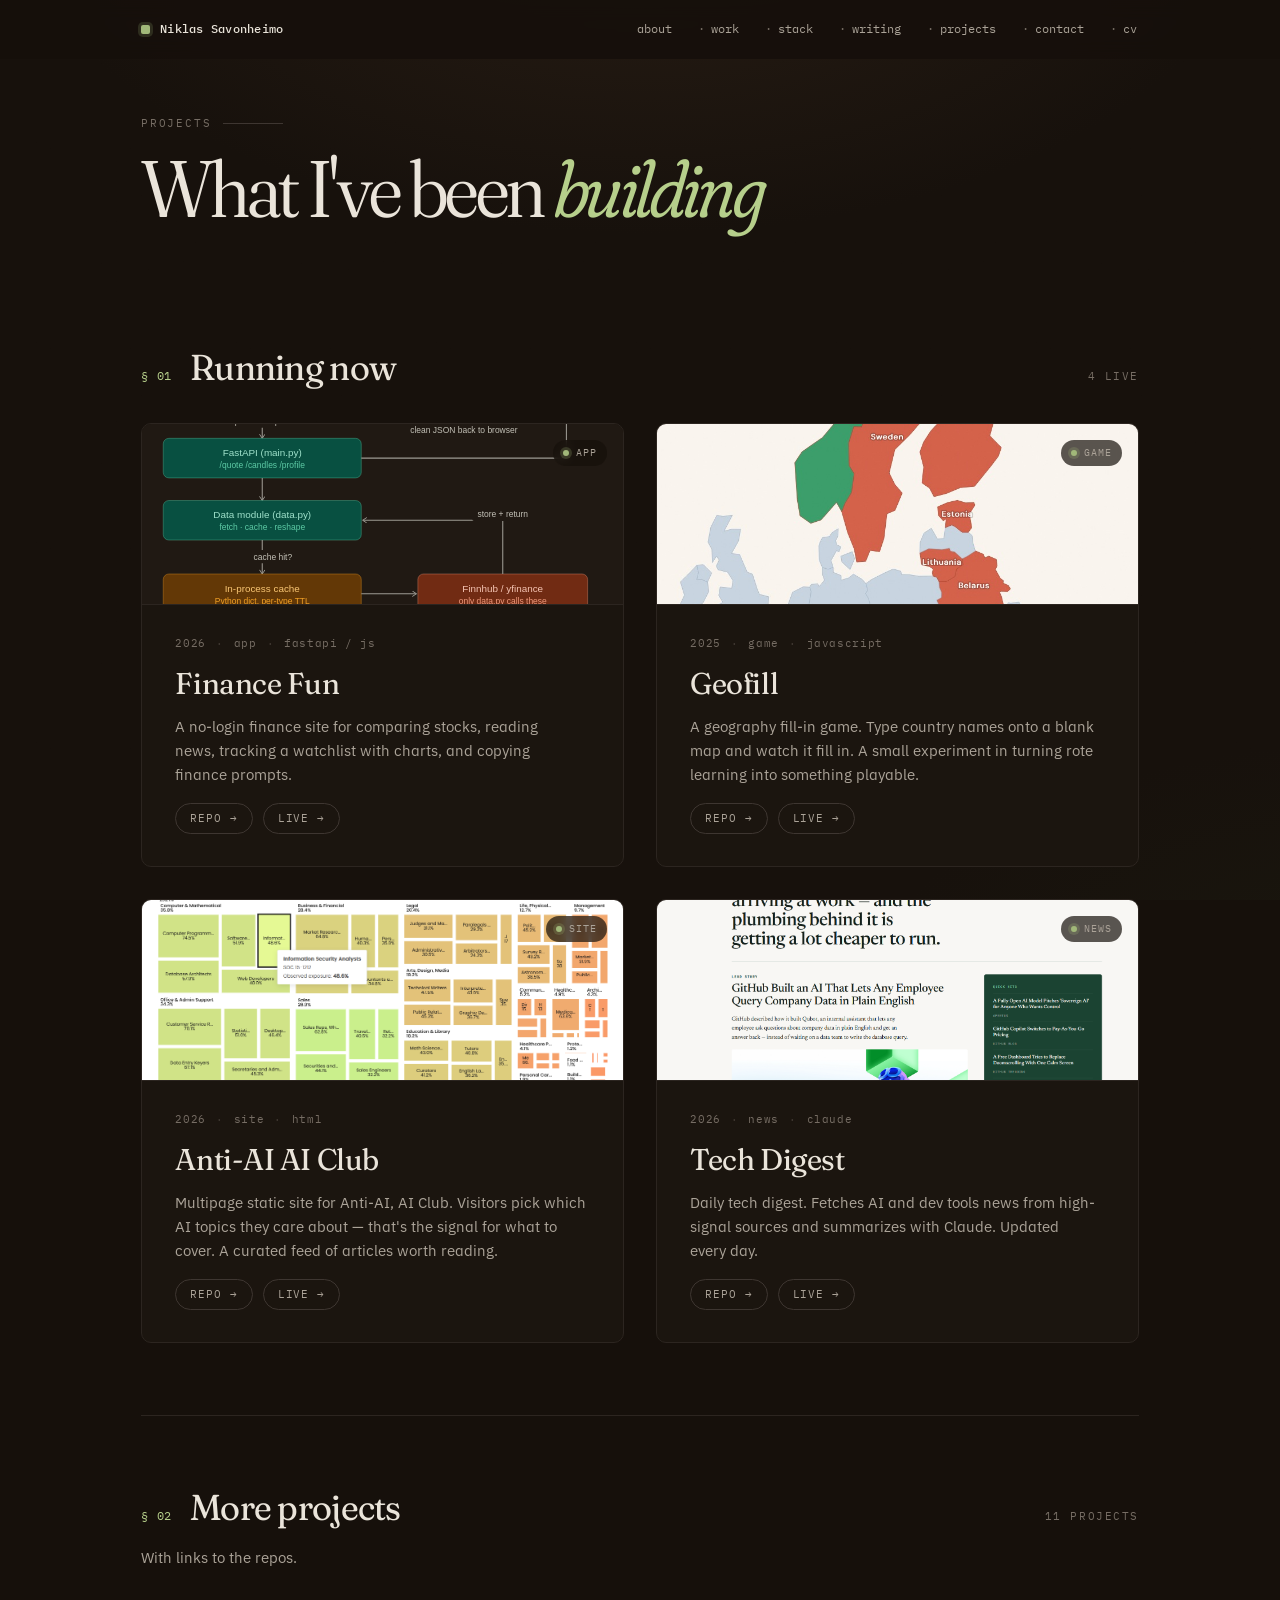
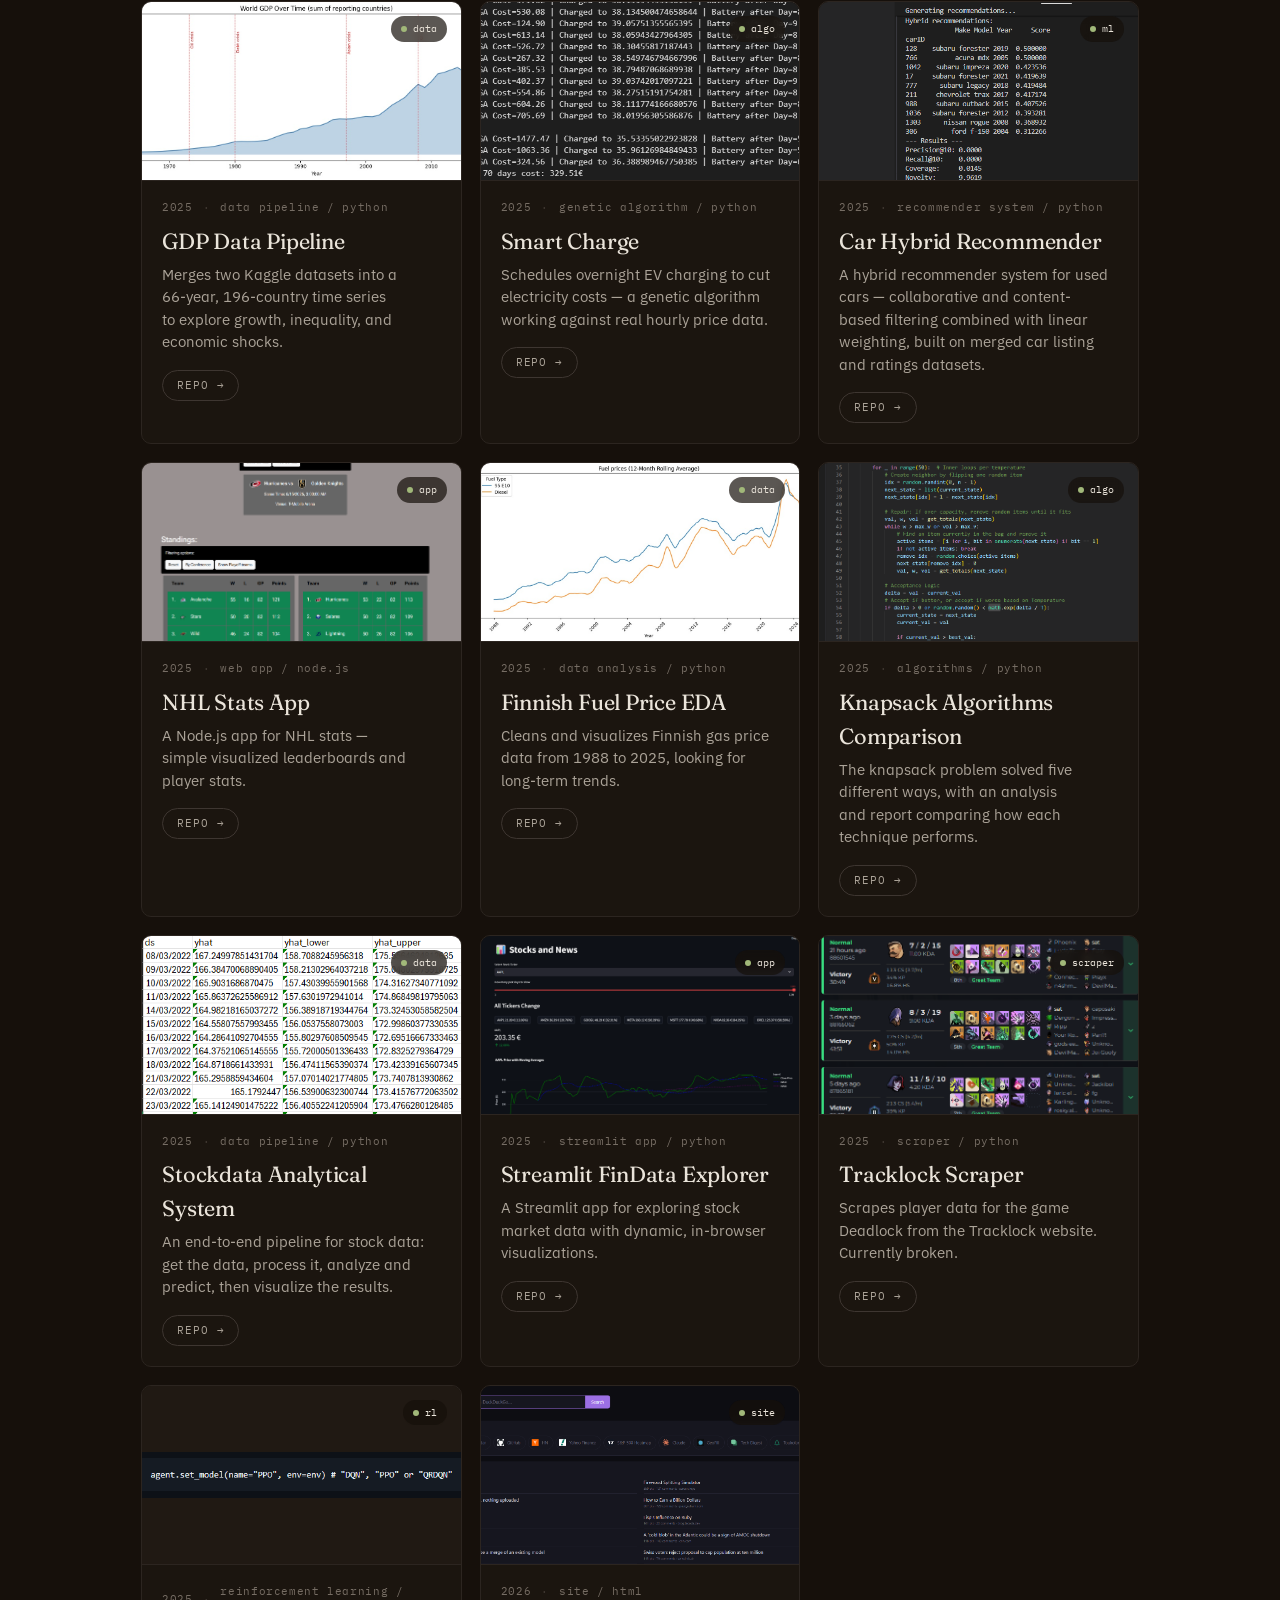
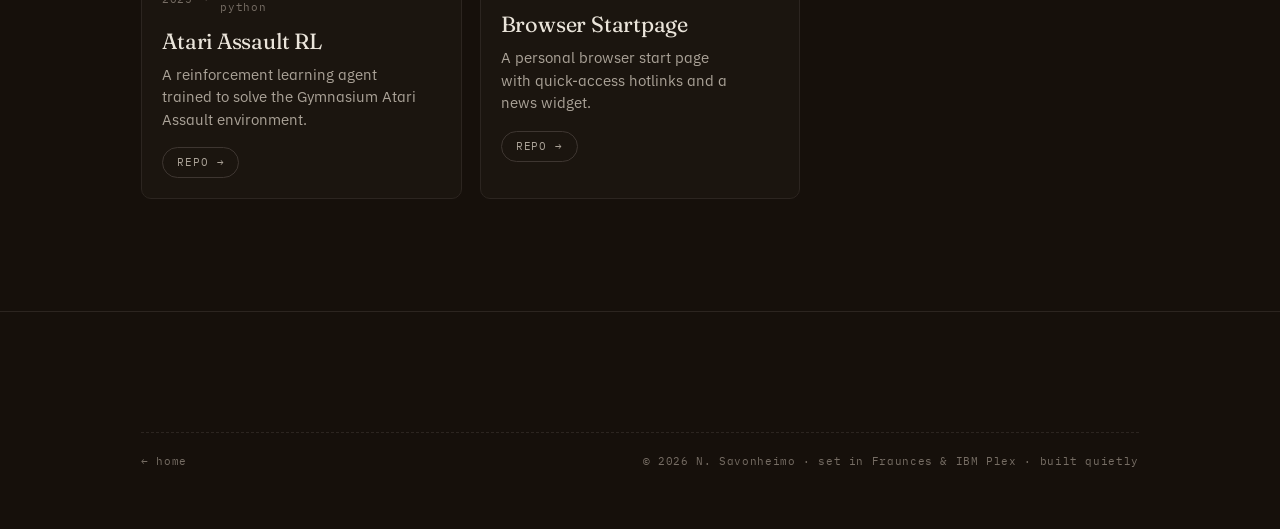
<file: projects/index.html>
<!DOCTYPE html>
<html lang="en">
<head>
  <meta charset="UTF-8">
  <meta name="viewport" content="width=device-width, initial-scale=1.0">

  <title>Projects — Niklas Savonheimo</title>
  <meta name="description" content="All projects — live demos you can open and try, plus the rest of the code.">

  <!-- Open Graph -->
  <meta property="og:type" content="website">
  <meta property="og:url" content="https://portfolio-site-5bt.pages.dev/projects/">
  <meta property="og:title" content="Projects — Niklas Savonheimo">
  <meta property="og:description" content="All projects — live demos you can open and try, plus the rest of the code.">

  <!-- Twitter card -->
  <meta name="twitter:card" content="summary_large_image">
  <meta name="twitter:title" content="Projects — Niklas Savonheimo">
  <meta name="twitter:description" content="All projects — live demos you can open and try, plus the rest of the code.">

  <!-- Fonts: Fraunces (variable, all axes) + IBM Plex Sans + IBM Plex Mono -->
  <link rel="preconnect" href="https://fonts.googleapis.com">
  <link rel="preconnect" href="https://fonts.gstatic.com" crossorigin>
  <link href="https://fonts.googleapis.com/css2?family=Fraunces:ital,opsz,wght,SOFT,WONK@0,9..144,300..900,0..100,0..1;1,9..144,300..900,0..100,0..1&family=IBM+Plex+Mono:wght@300;400;500&family=IBM+Plex+Sans:wght@300;400;500;600&display=swap" rel="stylesheet">

  <!-- Favicon -->
  <link rel="icon" type="image/svg+xml" href="../favicon.svg">

  <link rel="stylesheet" href="../style.css">
</head>
<body>

  <nav class="nav" aria-label="Primary">
    <a class="nav-id" href="../">
      <span class="dot" aria-hidden="true"></span>
      <span><b>Niklas Savonheimo</b></span>
    </a>
    <button class="nav-toggle" id="nav-toggle" aria-expanded="false" aria-controls="nav-links" aria-label="Menu">
      <span class="nav-toggle-icon" aria-hidden="true"></span>
    </button>
    <div class="nav-links" id="nav-links">
      <a href="../#about">about</a>
      <a href="../#work">work</a>
      <a href="../#stack">stack</a>
      <a href="../#writing">writing</a>
      <a href="./">projects</a>
      <a href="../#contact">contact</a>
      <a href="../cv.docx" download>cv</a>
    </div>
  </nav>

  <div class="shell">

    <!-- Hero -->
    <header class="hero hero-compact">
      <div>
        <div class="hero-eyebrow">Projects</div>
        <h1>What I've been <em>building</em></h1>
      </div>
    </header>

    <!-- § 01 Live -->
    <section class="section">
      <div class="sec-head">
        <div class="left">
          <span class="sec-num">§ 01</span>
          <h2 class="sec-title">Running now</h2>
        </div>
        <span class="sec-sub">4 live</span>
      </div>

      <div class="live-grid">

        <!-- Finance Fun -->
        <div class="live-card">
          <div class="live-thumb">
            <img src="../img/finance_fun_request_lifecycle.svg" alt="">
            <span class="live-thumb-marker">app</span>
          </div>
          <div class="live-body">
            <div class="live-meta">
              <span>2026</span><span class="sep">·</span><span>app</span><span class="sep">·</span><span>fastapi / js</span>
            </div>
            <h3>Finance Fun</h3>
            <p class="live-blurb">A no-login finance site for comparing stocks, reading news, tracking a watchlist with charts, and copying finance prompts.</p>
            <div class="card-links">
              <a href="https://github.com/Nickeniklas/finance-fun" target="_blank" rel="noopener noreferrer">repo →</a>
              <a href="https://finance-fun.onrender.com" target="_blank" rel="noopener noreferrer">live →</a>
            </div>
          </div>
        </div>

        <!-- Geofill -->
        <div class="live-card">
          <div class="live-thumb">
            <img src="../img/geofill-img.jpg" alt="" style="object-position:center top">
            <span class="live-thumb-marker">game</span>
          </div>
          <div class="live-body">
            <div class="live-meta">
              <span>2025</span><span class="sep">·</span><span>game</span><span class="sep">·</span><span>javascript</span>
            </div>
            <h3>Geofill</h3>
            <p class="live-blurb">A geography fill-in game. Type country names onto a blank map and watch it fill in. A small experiment in turning rote learning into something playable.</p>
            <div class="card-links">
              <a href="https://github.com/Nickeniklas/geofill" target="_blank" rel="noopener noreferrer">repo →</a>
              <a href="https://nickeniklas.github.io/geofill/" target="_blank" rel="noopener noreferrer">live →</a>
            </div>
          </div>
        </div>

        <!-- Anti-AI AI Club -->
        <div class="live-card">
          <div class="live-thumb">
            <img src="../img/AntiAI-AIClub-form.png" alt="">
            <span class="live-thumb-marker">site</span>
          </div>
          <div class="live-body">
            <div class="live-meta">
              <span>2026</span><span class="sep">·</span><span>site</span><span class="sep">·</span><span>html</span>
            </div>
            <h3>Anti-AI AI Club</h3>
            <p class="live-blurb">Multipage static site for Anti-AI, AI Club. Visitors pick which AI topics they care about — that's the signal for what to cover. A curated feed of articles worth reading.</p>
            <div class="card-links">
              <a href="https://github.com/Nickeniklas/Anti-AI-AI-Club" target="_blank" rel="noopener noreferrer">repo →</a>
              <a href="https://nickeniklas.github.io/Anti-AI-AI-Club/" target="_blank" rel="noopener noreferrer">live →</a>
            </div>
          </div>
        </div>

        <!-- Tech Digest -->
        <div class="live-card">
          <div class="live-thumb">
            <img src="../img/tech-digest-thumbnail.png" alt="">
            <span class="live-thumb-marker">news</span>
          </div>
          <div class="live-body">
            <div class="live-meta">
              <span>2026</span><span class="sep">·</span><span>news</span><span class="sep">·</span><span>claude</span>
            </div>
            <h3>Tech Digest</h3>
            <p class="live-blurb">Daily tech digest. Fetches AI and dev tools news from high-signal sources and summarizes with Claude. Updated every day.</p>
            <div class="card-links">
              <a href="https://github.com/Nickeniklas/tech-digest" target="_blank" rel="noopener noreferrer">repo →</a>
              <a href="https://nickeniklas.github.io/tech-digest/" target="_blank" rel="noopener noreferrer">live →</a>
            </div>
          </div>
        </div>

      </div>
    </section>

    <!-- § 02 More projects -->
    <section class="section">
      <div class="sec-head">
        <div class="left">
          <span class="sec-num">§ 02</span>
          <h2 class="sec-title">More projects</h2>
        </div>
        <span class="sec-sub">11 projects</span>
      </div>
      <p class="sec-lede">With links to the repos.</p>

      <div class="projects-grid more-projects-grid">

        <!-- GDP Data Pipeline -->
        <div class="card">
          <div class="card-thumb">
            <img class="card-thumb-img" src="../img/gdp-data-pipeline-img.jpg" alt="">
            <div class="card-thumb-marker">data</div>
          </div>
          <div class="card-body">
            <div class="card-meta">
              <span>2025</span><span class="sep">·</span><span>data pipeline / python</span>
            </div>
            <h3>GDP Data Pipeline</h3>
            <p class="card-blurb">Merges two Kaggle datasets into a 66-year, 196-country time series to explore growth, inequality, and economic shocks.</p>
            <div class="card-links">
              <a href="https://github.com/Nickeniklas/gdp-data-pipeline" target="_blank" rel="noopener noreferrer">repo →</a>
            </div>
          </div>
        </div>

        <!-- Smart Charge -->
        <div class="card">
          <div class="card-thumb">
            <img class="card-thumb-img" src="../img/smartcharge-output.png" alt="">
            <div class="card-thumb-marker">algo</div>
          </div>
          <div class="card-body">
            <div class="card-meta">
              <span>2025</span><span class="sep">·</span><span>genetic algorithm / python</span>
            </div>
            <h3>Smart Charge</h3>
            <p class="card-blurb">Schedules overnight EV charging to cut electricity costs — a genetic algorithm working against real hourly price data.</p>
            <div class="card-links">
              <a href="https://github.com/Nickeniklas/smart-charge-ga" target="_blank" rel="noopener noreferrer">repo →</a>
            </div>
          </div>
        </div>

        <!-- Car Hybrid Recommender -->
        <div class="card">
          <div class="card-thumb">
            <img class="card-thumb-img" src="../img/car-recommender-thumbnail.png" alt="">
            <div class="card-thumb-marker">ml</div>
          </div>
          <div class="card-body">
            <div class="card-meta">
              <span>2025</span><span class="sep">·</span><span>recommender system / python</span>
            </div>
            <h3>Car Hybrid Recommender</h3>
            <p class="card-blurb">A hybrid recommender system for used cars — collaborative and content-based filtering combined with linear weighting, built on merged car listing and ratings datasets.</p>
            <div class="card-links">
              <a href="https://github.com/Nickeniklas/car-hybrid-recommender" target="_blank" rel="noopener noreferrer">repo →</a>
            </div>
          </div>
        </div>

        <!-- NHL Stats App -->
        <div class="card">
          <div class="card-thumb">
            <img class="card-thumb-img" src="../img/nhl-stats-app-thumbnail.png" alt="">
            <div class="card-thumb-marker">app</div>
          </div>
          <div class="card-body">
            <div class="card-meta">
              <span>2025</span><span class="sep">·</span><span>web app / node.js</span>
            </div>
            <h3>NHL Stats App</h3>
            <p class="card-blurb">A Node.js app for NHL stats — simple visualized leaderboards and player stats.</p>
            <div class="card-links">
              <a href="https://github.com/Nickeniklas/nhl-stats-app" target="_blank" rel="noopener noreferrer">repo →</a>
            </div>
          </div>
        </div>

        <!-- Finnish Fuel Price EDA -->
        <div class="card">
          <div class="card-thumb">
            <img class="card-thumb-img" src="../img/finnish-fuel-price-EDA-thumbnail.jpg" alt="">
            <div class="card-thumb-marker">data</div>
          </div>
          <div class="card-body">
            <div class="card-meta">
              <span>2025</span><span class="sep">·</span><span>data analysis / python</span>
            </div>
            <h3>Finnish Fuel Price EDA</h3>
            <p class="card-blurb">Cleans and visualizes Finnish gas price data from 1988 to 2025, looking for long-term trends.</p>
            <div class="card-links">
              <a href="https://github.com/Nickeniklas/finnish-fuel-price-EDA" target="_blank" rel="noopener noreferrer">repo →</a>
            </div>
          </div>
        </div>

        <!-- Knapsack Algorithms Comparison -->
        <div class="card">
          <div class="card-thumb">
            <img class="card-thumb-img" src="../img/knapsack-algorithms-comparison-thumbnail.png" alt="">
            <div class="card-thumb-marker">algo</div>
          </div>
          <div class="card-body">
            <div class="card-meta">
              <span>2025</span><span class="sep">·</span><span>algorithms / python</span>
            </div>
            <h3>Knapsack Algorithms Comparison</h3>
            <p class="card-blurb">The knapsack problem solved five different ways, with an analysis and report comparing how each technique performs.</p>
            <div class="card-links">
              <a href="https://github.com/Nickeniklas/knapsack-algorithms-comparison" target="_blank" rel="noopener noreferrer">repo →</a>
            </div>
          </div>
        </div>

        <!-- Stockdata Analytical System -->
        <div class="card">
          <div class="card-thumb">
            <img class="card-thumb-img" src="../img/stockdata-analytical-system-thumbnail.png" alt="" style="object-position:center top">
            <div class="card-thumb-marker">data</div>
          </div>
          <div class="card-body">
            <div class="card-meta">
              <span>2025</span><span class="sep">·</span><span>data pipeline / python</span>
            </div>
            <h3>Stockdata Analytical System</h3>
            <p class="card-blurb">An end-to-end pipeline for stock data: get the data, process it, analyze and predict, then visualize the results.</p>
            <div class="card-links">
              <a href="https://github.com/Nickeniklas/stockdata-analytical-system" target="_blank" rel="noopener noreferrer">repo →</a>
            </div>
          </div>
        </div>

        <!-- Streamlit FinData Explorer -->
        <div class="card">
          <div class="card-thumb">
            <img class="card-thumb-img" src="../img/Streamlit-FinData-Explorer-thumbnail.png" alt="" style="object-position:center top">
            <div class="card-thumb-marker">app</div>
          </div>
          <div class="card-body">
            <div class="card-meta">
              <span>2025</span><span class="sep">·</span><span>streamlit app / python</span>
            </div>
            <h3>Streamlit FinData Explorer</h3>
            <p class="card-blurb">A Streamlit app for exploring stock market data with dynamic, in-browser visualizations.</p>
            <div class="card-links">
              <a href="https://github.com/Nickeniklas/Streamlit-FinData-Explorer" target="_blank" rel="noopener noreferrer">repo →</a>
            </div>
          </div>
        </div>

        <!-- Tracklock Scraper -->
        <div class="card">
          <div class="card-thumb">
            <img class="card-thumb-img" src="../img/tracklock-thumbnail.png" alt="">
            <div class="card-thumb-marker">scraper</div>
          </div>
          <div class="card-body">
            <div class="card-meta">
              <span>2025</span><span class="sep">·</span><span>scraper / python</span>
            </div>
            <h3>Tracklock Scraper</h3>
            <p class="card-blurb">Scrapes player data for the game Deadlock from the Tracklock website. Currently broken.</p>
            <div class="card-links">
              <a href="https://github.com/Nickeniklas/Tracklock-scraper" target="_blank" rel="noopener noreferrer">repo →</a>
            </div>
          </div>
        </div>

        <!-- Atari Assault RL -->
        <div class="card">
          <div class="card-thumb">
            <img class="card-thumb-img" src="../img/atari-assault-RL-thumbnail.png" alt="" style="object-fit:contain">
            <div class="card-thumb-marker">rl</div>
          </div>
          <div class="card-body">
            <div class="card-meta">
              <span>2025</span><span class="sep">·</span><span>reinforcement learning / python</span>
            </div>
            <h3>Atari Assault RL</h3>
            <p class="card-blurb">A reinforcement learning agent trained to solve the Gymnasium Atari Assault environment.</p>
            <div class="card-links">
              <a href="https://github.com/Nickeniklas/Atari_Assault-RL" target="_blank" rel="noopener noreferrer">repo →</a>
            </div>
          </div>
        </div>

        <!-- Browser Startpage -->
        <div class="card">
          <div class="card-thumb">
            <img class="card-thumb-img" src="../img/browser-startpage-thumbnail.png" alt="">
            <div class="card-thumb-marker">site</div>
          </div>
          <div class="card-body">
            <div class="card-meta">
              <span>2026</span><span class="sep">·</span><span>site / html</span>
            </div>
            <h3>Browser Startpage</h3>
            <p class="card-blurb">A personal browser start page with quick-access hotlinks and a news widget.</p>
            <div class="card-links">
              <a href="https://github.com/Nickeniklas/browser-startpage" target="_blank" rel="noopener noreferrer">repo →</a>
            </div>
          </div>
        </div>

      </div>
    </section>

  </div><!-- /shell -->

  <footer class="footer">
    <div class="shell">
      <div class="foot-colophon">
        <a href="../">← home</a>
        <span>© 2026 N. Savonheimo · set in Fraunces &amp; IBM Plex · built quietly</span>
      </div>
    </div>
  </footer>

  <script>
    // Mobile nav — hamburger toggle
    (function () {
      var toggle = document.getElementById('nav-toggle');
      var links = document.getElementById('nav-links');
      if (!toggle || !links) return;
      function close() {
        links.classList.remove('open');
        toggle.setAttribute('aria-expanded', 'false');
      }
      toggle.addEventListener('click', function () {
        var open = links.classList.toggle('open');
        toggle.setAttribute('aria-expanded', open ? 'true' : 'false');
      });
      links.addEventListener('click', function (e) {
        if (e.target.tagName === 'A') close();
      });
      document.addEventListener('keydown', function (e) {
        if (e.key === 'Escape') close();
      });
    })();
  </script>

</body>
</html>
</file>
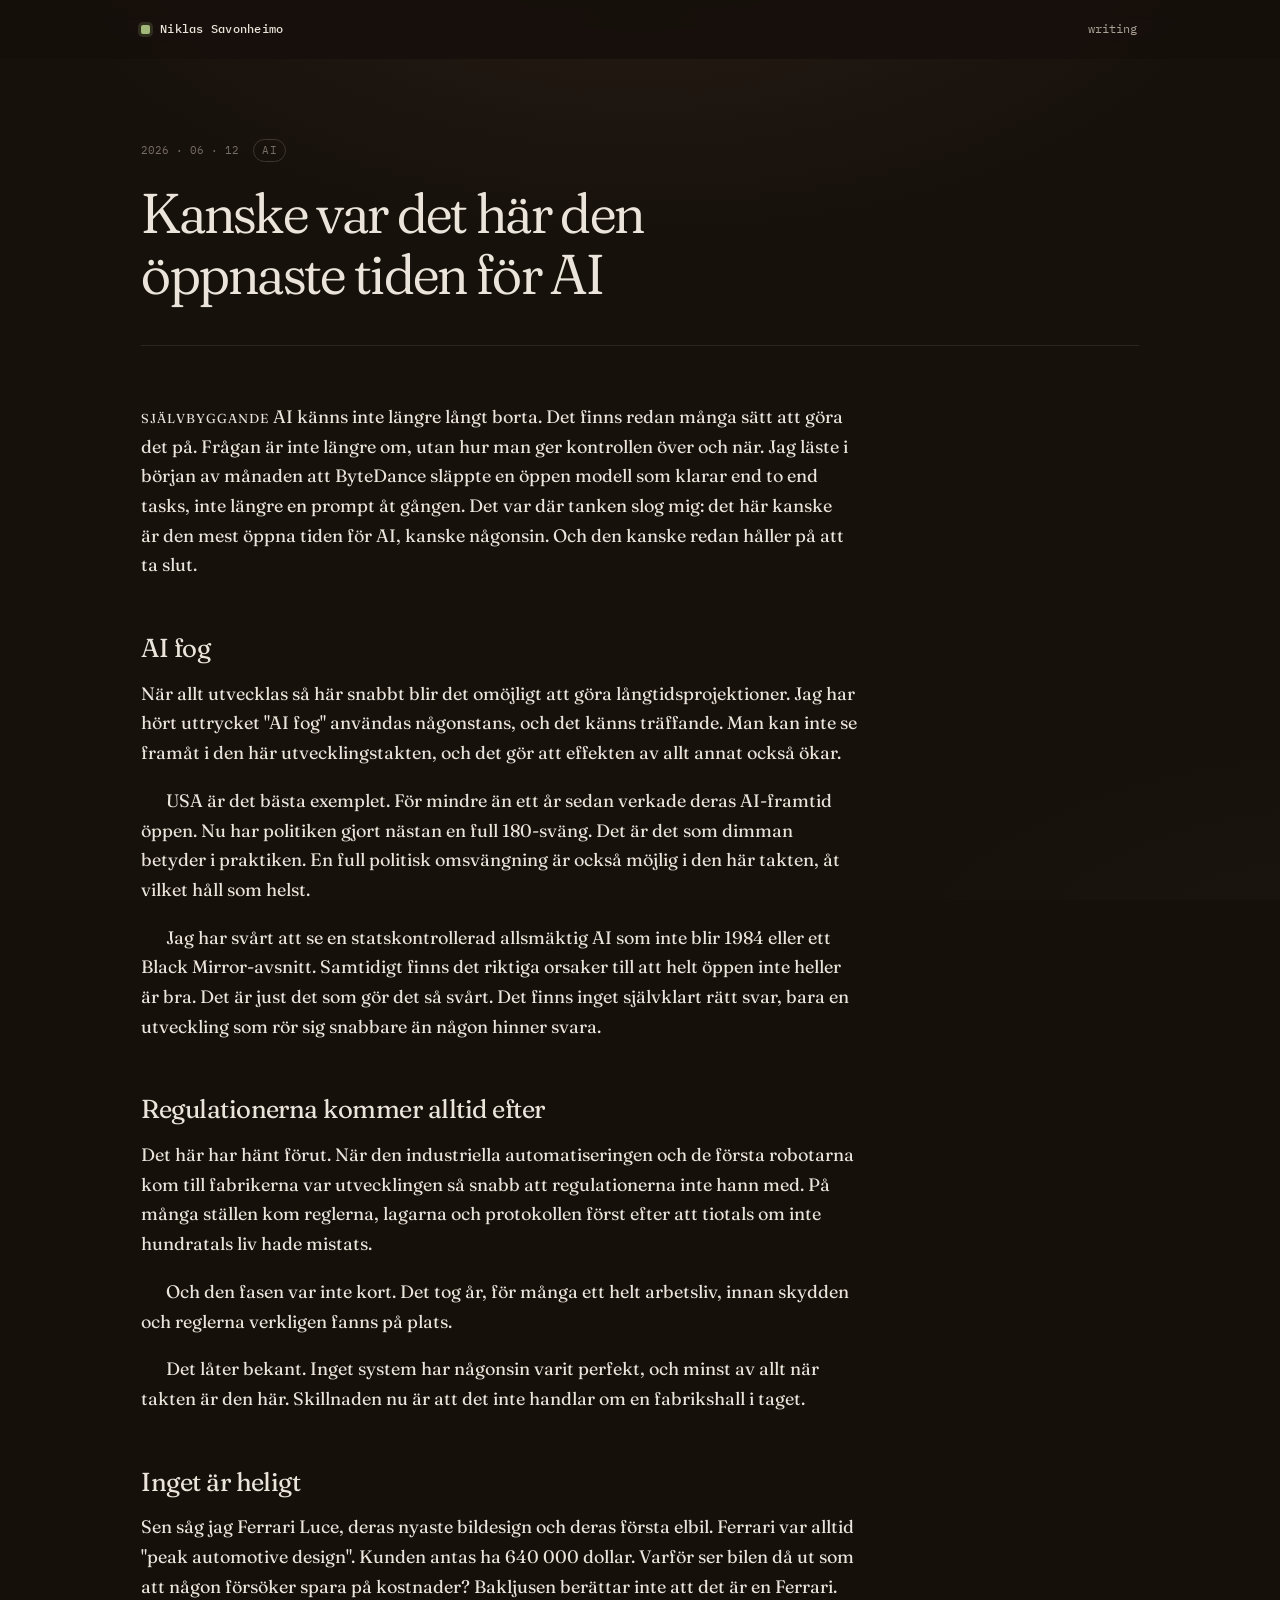
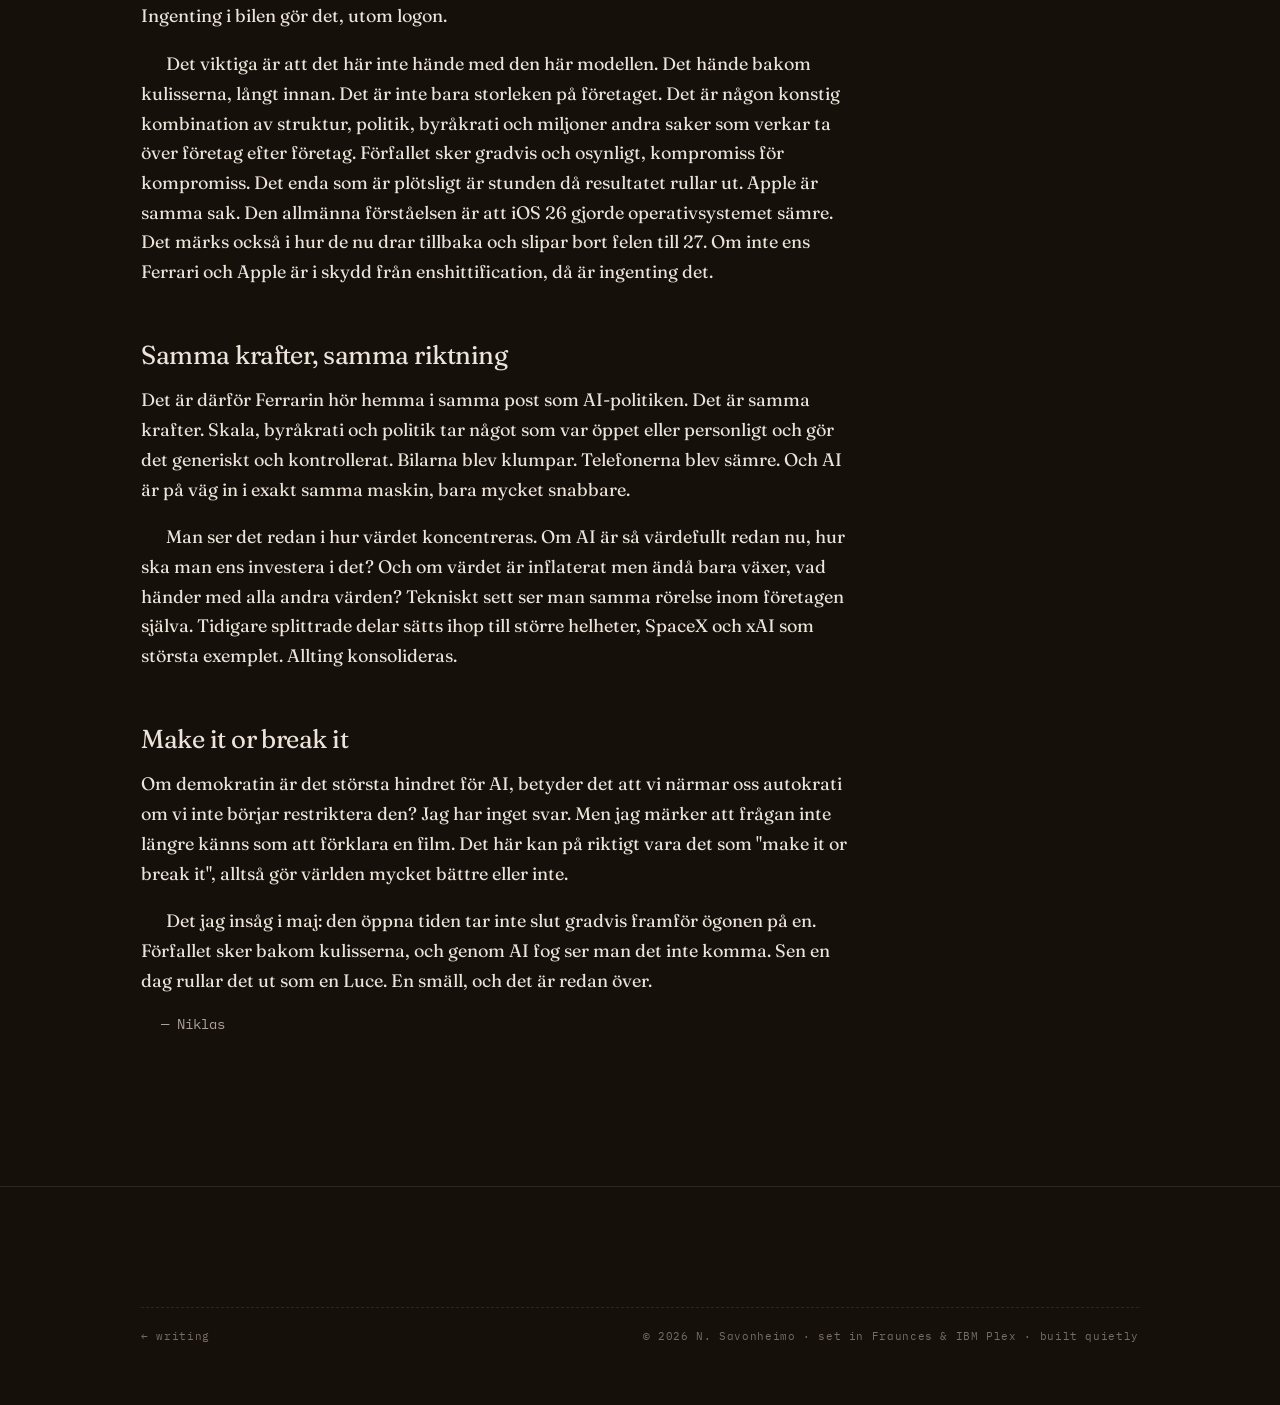
<file: writing/kanske-var-det-har-den-oppnaste-tiden-for-ai.html>
<!DOCTYPE html>
<html lang="sv">
<head>
  <meta charset="UTF-8">
  <meta name="viewport" content="width=device-width, initial-scale=1.0">

  <title>Kanske var det här den öppnaste tiden för AI. — Niklas Savonheimo</title>
  <meta name="description" content="Om att AI:s öppnaste tid kanske redan börjar ta slut, och det tysta förfallet som sker innan allt plötsligt förändras.">

  <!-- Open Graph -->
  <meta property="og:type" content="article">
  <meta property="og:url" content="https://portfolio-site-5bt.pages.dev/writing/kanske-var-det-har-den-oppnaste-tiden-for-ai.html">
  <meta property="og:title" content="Kanske var det här den öppnaste tiden för AI.">
  <meta property="og:description" content="Om att AI:s öppnaste tid kanske redan börjar ta slut, och det tysta förfallet som sker innan allt plötsligt förändras.">
  <meta property="og:image" content="https://portfolio-site-5bt.pages.dev/og.png">

  <!-- Twitter card -->
  <meta name="twitter:card" content="summary_large_image">
  <meta name="twitter:title" content="Kanske var det här den öppnaste tiden för AI.">
  <meta name="twitter:description" content="Om att AI:s öppnaste tid kanske redan börjar ta slut, och det tysta förfallet som sker innan allt plötsligt förändras.">
  <meta name="twitter:image" content="https://portfolio-site-5bt.pages.dev/og.png">

  <!-- hreflang -->
  <link rel="alternate" hreflang="sv" href="https://portfolio-site-5bt.pages.dev/writing/kanske-var-det-har-den-oppnaste-tiden-for-ai.html">
  <link rel="alternate" hreflang="en" href="https://portfolio-site-5bt.pages.dev/writing/maybe-this-was-the-most-open-era-of-ai.html">

  <!-- Fonts: Fraunces (variable, all axes) + IBM Plex Sans + IBM Plex Mono -->
  <link rel="preconnect" href="https://fonts.googleapis.com">
  <link rel="preconnect" href="https://fonts.gstatic.com" crossorigin>
  <link href="https://fonts.googleapis.com/css2?family=Fraunces:ital,opsz,wght,SOFT,WONK@0,9..144,300..900,0..100,0..1;1,9..144,300..900,0..100,0..1&family=IBM+Plex+Mono:wght@300;400;500&family=IBM+Plex+Sans:wght@300;400;500;600&display=swap" rel="stylesheet">

  <!-- Favicon -->
  <link rel="icon" type="image/svg+xml" href="../favicon.svg">

  <link rel="stylesheet" href="../style.css">
</head>
<body>

  <nav class="nav" aria-label="Primary">
    <a class="nav-id" href="../">
      <span class="dot" aria-hidden="true"></span>
      <span><b>Niklas Savonheimo</b></span>
    </a>
    <button class="nav-toggle" id="nav-toggle" aria-expanded="false" aria-controls="nav-links" aria-label="Menu">
      <span class="nav-toggle-icon" aria-hidden="true"></span>
    </button>
    <div class="nav-links" id="nav-links">
      <a href="../#writing">writing</a>
    </div>
  </nav>

  <div class="shell">

    <article>

      <header class="post-head">
        <div class="post-eyebrow">
          <span>2026 · 06 · 12</span>
          <span class="tag-pill">AI</span>
        </div>
        <h1 class="post-title">Kanske var det här den öppnaste tiden för AI</h1>
      </header>

      <div class="post-body prose">
        <p><span class="first">Självbyggande</span> AI känns inte längre långt borta. Det finns redan många sätt att göra det på. Frågan är inte längre om, utan hur man ger kontrollen över och när. Jag läste i början av månaden att ByteDance släppte en öppen modell som klarar end to end tasks, inte längre en prompt åt gången. Det var där tanken slog mig: det här kanske är den mest öppna tiden för AI, kanske någonsin. Och den kanske redan håller på att ta slut.</p>

        <h2>AI fog</h2>
        <p>När allt utvecklas så här snabbt blir det omöjligt att göra långtidsprojektioner. Jag har hört uttrycket "AI fog" användas någonstans, och det känns träffande. Man kan inte se framåt i den här utvecklingstakten, och det gör att effekten av allt annat också ökar.</p>
        <p>USA är det bästa exemplet. För mindre än ett år sedan verkade deras AI-framtid öppen. Nu har politiken gjort nästan en full 180-sväng. Det är det som dimman betyder i praktiken. En full politisk omsvängning är också möjlig i den här takten, åt vilket håll som helst.</p>
        <p>Jag har svårt att se en statskontrollerad allsmäktig AI som inte blir 1984 eller ett Black Mirror-avsnitt. Samtidigt finns det riktiga orsaker till att helt öppen inte heller är bra. Det är just det som gör det så svårt. Det finns inget självklart rätt svar, bara en utveckling som rör sig snabbare än någon hinner svara.</p>

        <h2>Regulationerna kommer alltid efter</h2>
        <p>Det här har hänt förut. När den industriella automatiseringen och de första robotarna kom till fabrikerna var utvecklingen så snabb att regulationerna inte hann med. På många ställen kom reglerna, lagarna och protokollen först efter att tiotals om inte hundratals liv hade mistats.</p>
        <p>Och den fasen var inte kort. Det tog år, för många ett helt arbetsliv, innan skydden och reglerna verkligen fanns på plats.</p>
        <p>Det låter bekant. Inget system har någonsin varit perfekt, och minst av allt när takten är den här. Skillnaden nu är att det inte handlar om en fabrikshall i taget.</p>

        <h2>Inget är heligt</h2>
        <p>Sen såg jag Ferrari Luce, deras nyaste bildesign och deras första elbil. Ferrari var alltid "peak automotive design". Kunden antas ha 640 000 dollar. Varför ser bilen då ut som att någon försöker spara på kostnader? Bakljusen berättar inte att det är en Ferrari. Ingenting i bilen gör det, utom logon.</p>
        <p>Det viktiga är att det här inte hände med den här modellen. Det hände bakom kulisserna, långt innan. Det är inte bara storleken på företaget. Det är någon konstig kombination av struktur, politik, byråkrati och miljoner andra saker som verkar ta över företag efter företag. Förfallet sker gradvis och osynligt, kompromiss för kompromiss. Det enda som är plötsligt är stunden då resultatet rullar ut. Apple är samma sak. Den allmänna förståelsen är att iOS 26 gjorde operativsystemet sämre. Det märks också i hur de nu drar tillbaka och slipar bort felen till 27. Om inte ens Ferrari och Apple är i skydd från enshittification, då är ingenting det.</p>

        <h2>Samma krafter, samma riktning</h2>
        <p>Det är därför Ferrarin hör hemma i samma post som AI-politiken. Det är samma krafter. Skala, byråkrati och politik tar något som var öppet eller personligt och gör det generiskt och kontrollerat. Bilarna blev klumpar. Telefonerna blev sämre. Och AI är på väg in i exakt samma maskin, bara mycket snabbare.</p>
        <p>Man ser det redan i hur värdet koncentreras. Om AI är så värdefullt redan nu, hur ska man ens investera i det? Och om värdet är inflaterat men ändå bara växer, vad händer med alla andra värden? Tekniskt sett ser man samma rörelse inom företagen själva. Tidigare splittrade delar sätts ihop till större helheter, SpaceX och xAI som största exemplet. Allting konsolideras.</p>

        <h2>Make it or break it</h2>
        <p>Om demokratin är det största hindret för AI, betyder det att vi närmar oss autokrati om vi inte börjar restriktera den? Jag har inget svar. Men jag märker att frågan inte längre känns som att förklara en film. Det här kan på riktigt vara det som "make it or break it", alltså gör världen mycket bättre eller inte.</p>
        <p>Det jag insåg i maj: den öppna tiden tar inte slut gradvis framför ögonen på en. Förfallet sker bakom kulisserna, och genom AI fog ser man det inte komma. Sen en dag rullar det ut som en Luce. En smäll, och det är redan över.</p>
        <p class="post-sign">— Niklas</p>
      </div>

    </article>

  </div>

  <footer class="footer">
    <div class="shell">
      <div class="foot-colophon">
        <a href="../#writing">← writing</a>
        <span>© 2026 N. Savonheimo · set in Fraunces &amp; IBM Plex · built quietly</span>
      </div>
    </div>
  </footer>

  <script>
    // Mobile nav — hamburger toggle
    (function () {
      var toggle = document.getElementById('nav-toggle');
      var links = document.getElementById('nav-links');
      if (!toggle || !links) return;
      function close() {
        links.classList.remove('open');
        toggle.setAttribute('aria-expanded', 'false');
      }
      toggle.addEventListener('click', function () {
        var open = links.classList.toggle('open');
        toggle.setAttribute('aria-expanded', open ? 'true' : 'false');
      });
      links.addEventListener('click', function (e) {
        if (e.target.tagName === 'A') close();
      });
      document.addEventListener('keydown', function (e) {
        if (e.key === 'Escape') close();
      });
    })();
  </script>

</body>
</html>
</file>
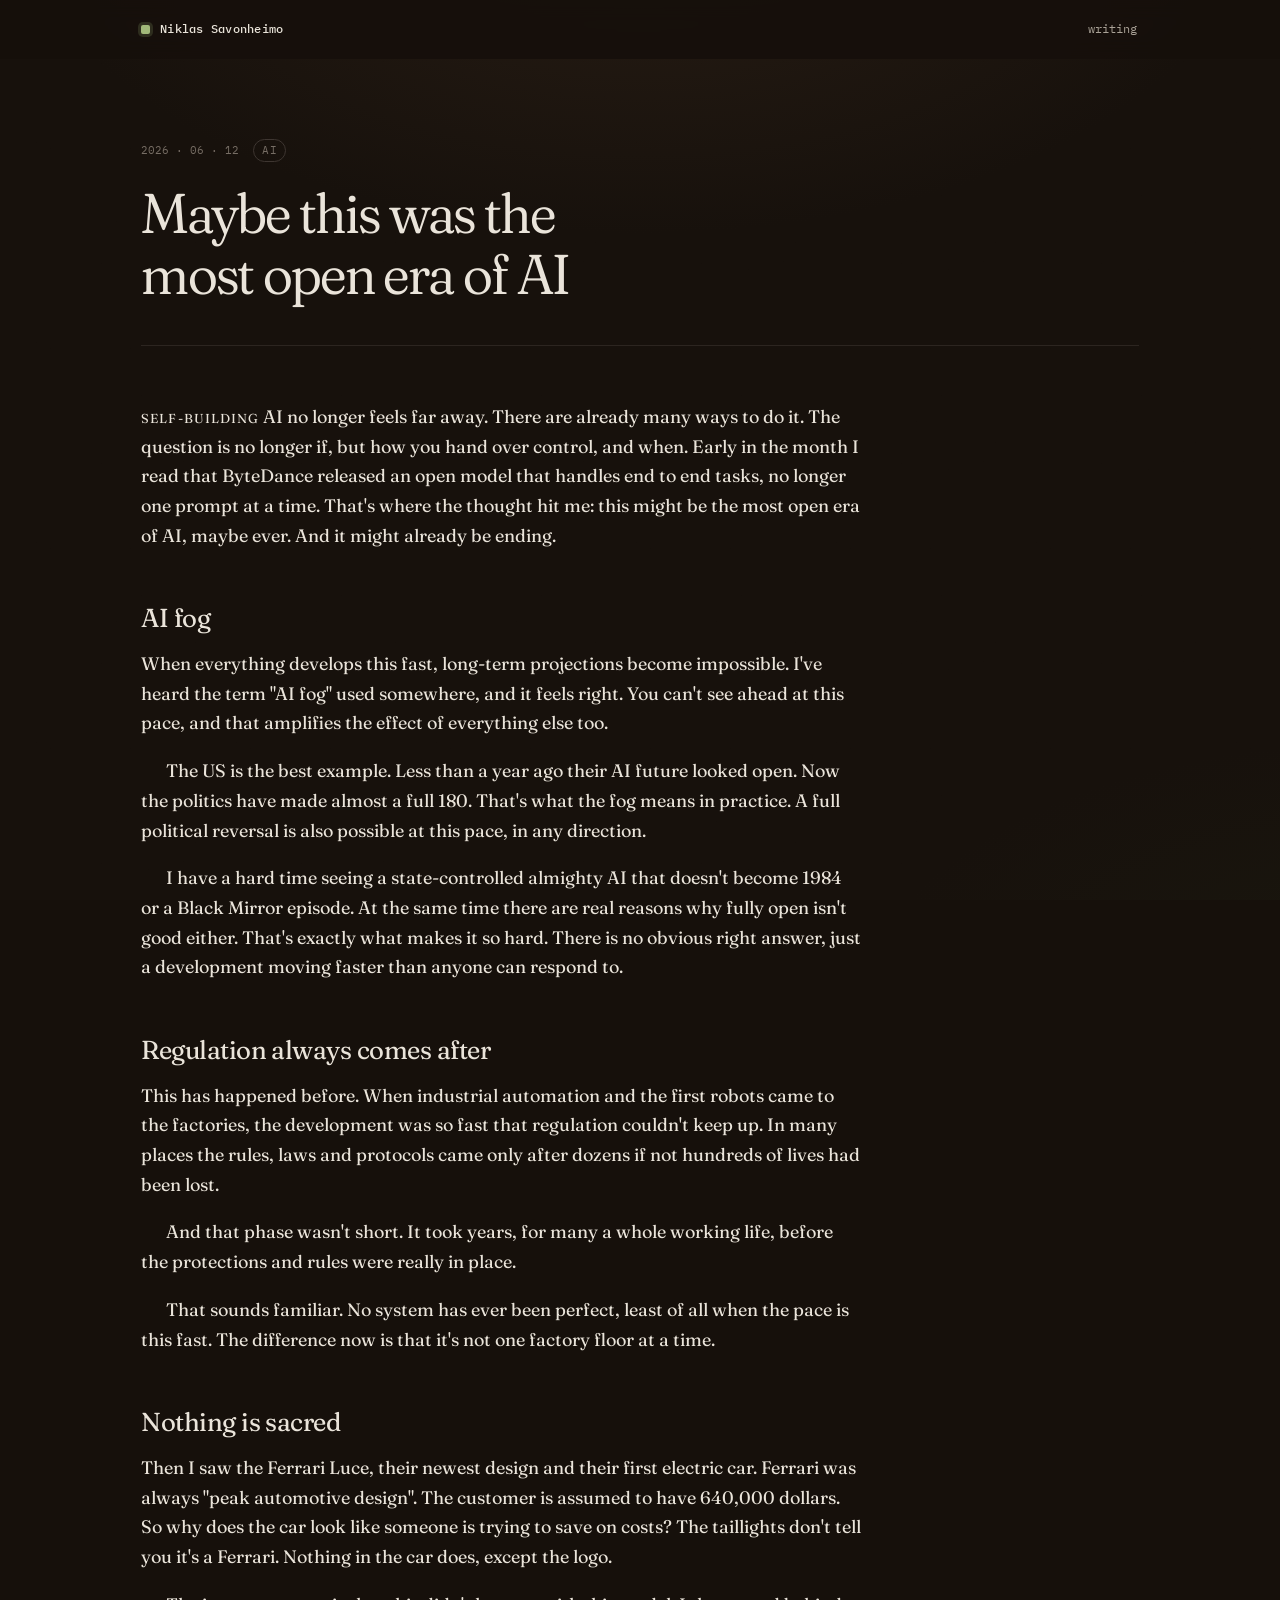
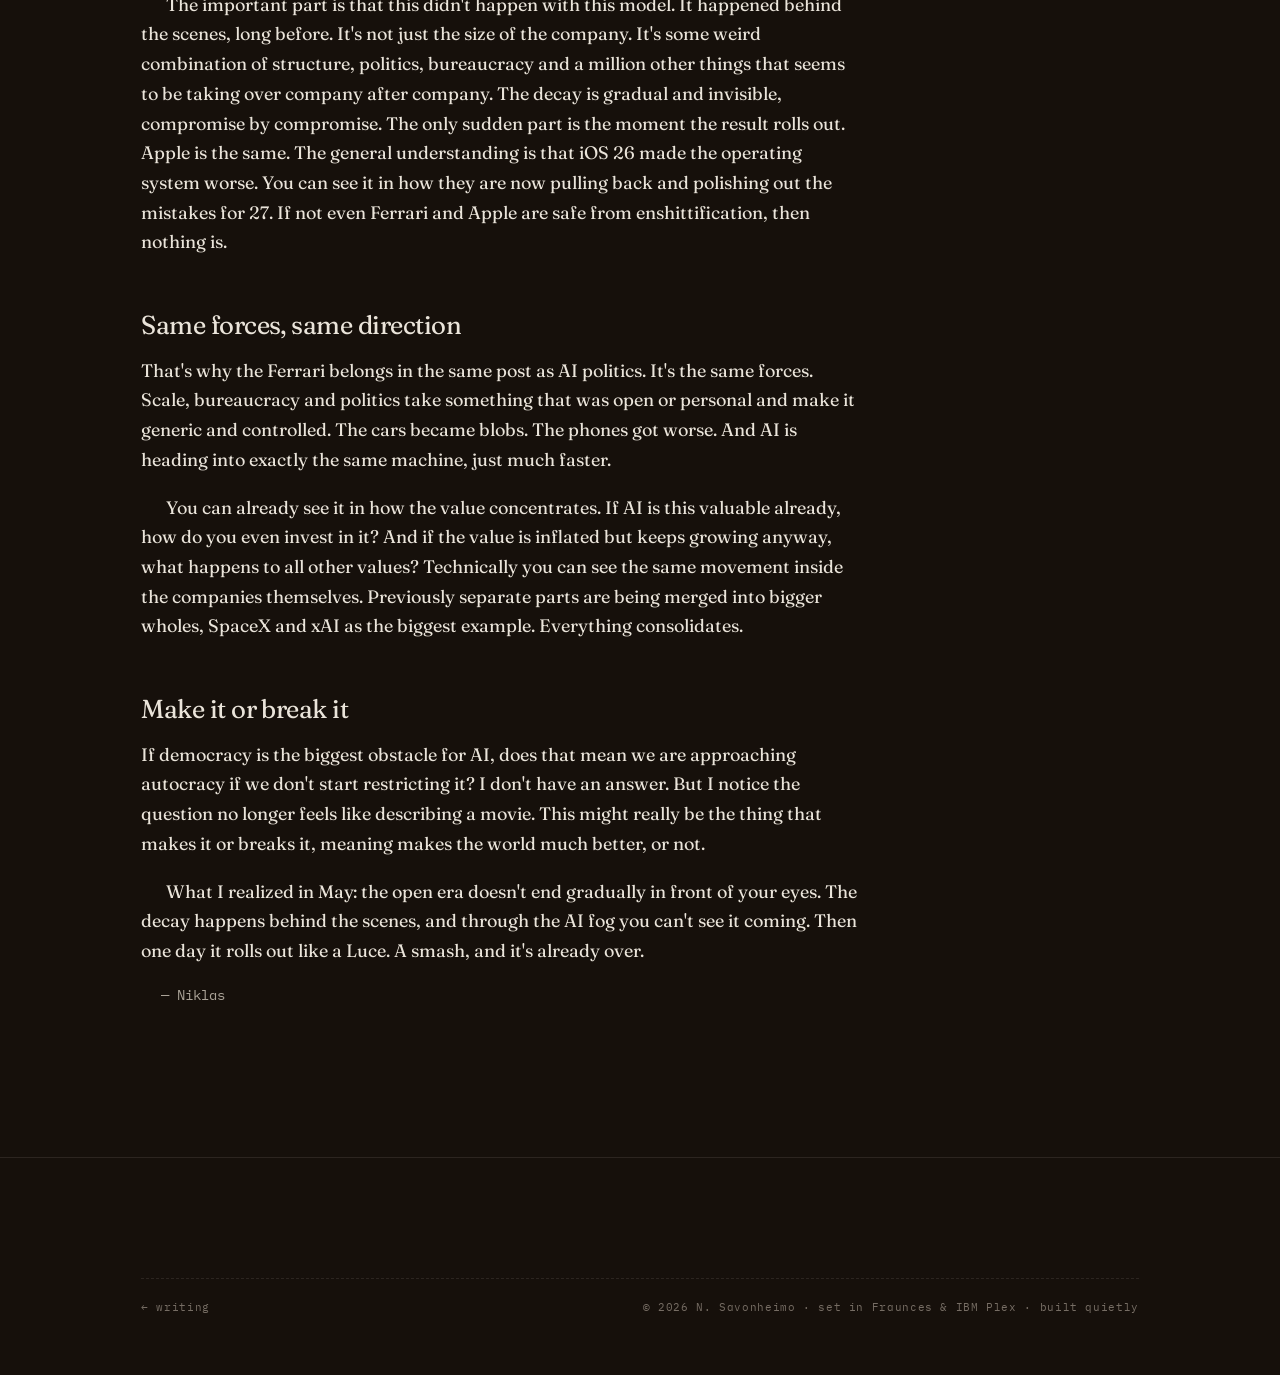
<file: writing/maybe-this-was-the-most-open-era-of-ai.html>
<!DOCTYPE html>
<html lang="en">
<head>
  <meta charset="UTF-8">
  <meta name="viewport" content="width=device-width, initial-scale=1.0">

  <title>Maybe this was the most open era of AI. — Niklas Savonheimo</title>
  <meta name="description" content="On watching AI's most open era possibly already start to close, and the quiet decay that happens before everything suddenly changes.">

  <!-- Open Graph -->
  <meta property="og:type" content="article">
  <meta property="og:url" content="https://portfolio-site-5bt.pages.dev/writing/maybe-this-was-the-most-open-era-of-ai.html">
  <meta property="og:title" content="Maybe this was the most open era of AI.">
  <meta property="og:description" content="On watching AI's most open era possibly already start to close, and the quiet decay that happens before everything suddenly changes.">
  <meta property="og:image" content="https://portfolio-site-5bt.pages.dev/og.png">

  <!-- Twitter card -->
  <meta name="twitter:card" content="summary_large_image">
  <meta name="twitter:title" content="Maybe this was the most open era of AI.">
  <meta name="twitter:description" content="On watching AI's most open era possibly already start to close, and the quiet decay that happens before everything suddenly changes.">
  <meta name="twitter:image" content="https://portfolio-site-5bt.pages.dev/og.png">

  <!-- hreflang -->
  <link rel="alternate" hreflang="en" href="https://portfolio-site-5bt.pages.dev/writing/maybe-this-was-the-most-open-era-of-ai.html">
  <link rel="alternate" hreflang="sv" href="https://portfolio-site-5bt.pages.dev/writing/kanske-var-det-har-den-oppnaste-tiden-for-ai.html">

  <!-- Fonts: Fraunces (variable, all axes) + IBM Plex Sans + IBM Plex Mono -->
  <link rel="preconnect" href="https://fonts.googleapis.com">
  <link rel="preconnect" href="https://fonts.gstatic.com" crossorigin>
  <link href="https://fonts.googleapis.com/css2?family=Fraunces:ital,opsz,wght,SOFT,WONK@0,9..144,300..900,0..100,0..1;1,9..144,300..900,0..100,0..1&family=IBM+Plex+Mono:wght@300;400;500&family=IBM+Plex+Sans:wght@300;400;500;600&display=swap" rel="stylesheet">

  <!-- Favicon -->
  <link rel="icon" type="image/svg+xml" href="../favicon.svg">

  <link rel="stylesheet" href="../style.css">
</head>
<body>

  <nav class="nav" aria-label="Primary">
    <a class="nav-id" href="../">
      <span class="dot" aria-hidden="true"></span>
      <span><b>Niklas Savonheimo</b></span>
    </a>
    <button class="nav-toggle" id="nav-toggle" aria-expanded="false" aria-controls="nav-links" aria-label="Menu">
      <span class="nav-toggle-icon" aria-hidden="true"></span>
    </button>
    <div class="nav-links" id="nav-links">
      <a href="../#writing">writing</a>
    </div>
  </nav>

  <div class="shell">

    <article>

      <header class="post-head">
        <div class="post-eyebrow">
          <span>2026 · 06 · 12</span>
          <span class="tag-pill">AI</span>
        </div>
        <h1 class="post-title">Maybe this was the most open era of AI</h1>
      </header>

      <div class="post-body prose">
        <p><span class="first">Self-building</span> AI no longer feels far away. There are already many ways to do it. The question is no longer if, but how you hand over control, and when. Early in the month I read that ByteDance released an open model that handles end to end tasks, no longer one prompt at a time. That's where the thought hit me: this might be the most open era of AI, maybe ever. And it might already be ending.</p>

        <h2>AI fog</h2>
        <p>When everything develops this fast, long-term projections become impossible. I've heard the term "AI fog" used somewhere, and it feels right. You can't see ahead at this pace, and that amplifies the effect of everything else too.</p>
        <p>The US is the best example. Less than a year ago their AI future looked open. Now the politics have made almost a full 180. That's what the fog means in practice. A full political reversal is also possible at this pace, in any direction.</p>
        <p>I have a hard time seeing a state-controlled almighty AI that doesn't become 1984 or a Black Mirror episode. At the same time there are real reasons why fully open isn't good either. That's exactly what makes it so hard. There is no obvious right answer, just a development moving faster than anyone can respond to.</p>

        <h2>Regulation always comes after</h2>
        <p>This has happened before. When industrial automation and the first robots came to the factories, the development was so fast that regulation couldn't keep up. In many places the rules, laws and protocols came only after dozens if not hundreds of lives had been lost.</p>
        <p>And that phase wasn't short. It took years, for many a whole working life, before the protections and rules were really in place.</p>
        <p>That sounds familiar. No system has ever been perfect, least of all when the pace is this fast. The difference now is that it's not one factory floor at a time.</p>

        <h2>Nothing is sacred</h2>
        <p>Then I saw the Ferrari Luce, their newest design and their first electric car. Ferrari was always "peak automotive design". The customer is assumed to have 640,000 dollars. So why does the car look like someone is trying to save on costs? The taillights don't tell you it's a Ferrari. Nothing in the car does, except the logo.</p>
        <p>The important part is that this didn't happen with this model. It happened behind the scenes, long before. It's not just the size of the company. It's some weird combination of structure, politics, bureaucracy and a million other things that seems to be taking over company after company. The decay is gradual and invisible, compromise by compromise. The only sudden part is the moment the result rolls out. Apple is the same. The general understanding is that iOS 26 made the operating system worse. You can see it in how they are now pulling back and polishing out the mistakes for 27. If not even Ferrari and Apple are safe from enshittification, then nothing is.</p>

        <h2>Same forces, same direction</h2>
        <p>That's why the Ferrari belongs in the same post as AI politics. It's the same forces. Scale, bureaucracy and politics take something that was open or personal and make it generic and controlled. The cars became blobs. The phones got worse. And AI is heading into exactly the same machine, just much faster.</p>
        <p>You can already see it in how the value concentrates. If AI is this valuable already, how do you even invest in it? And if the value is inflated but keeps growing anyway, what happens to all other values? Technically you can see the same movement inside the companies themselves. Previously separate parts are being merged into bigger wholes, SpaceX and xAI as the biggest example. Everything consolidates.</p>

        <h2>Make it or break it</h2>
        <p>If democracy is the biggest obstacle for AI, does that mean we are approaching autocracy if we don't start restricting it? I don't have an answer. But I notice the question no longer feels like describing a movie. This might really be the thing that makes it or breaks it, meaning makes the world much better, or not.</p>
        <p>What I realized in May: the open era doesn't end gradually in front of your eyes. The decay happens behind the scenes, and through the AI fog you can't see it coming. Then one day it rolls out like a Luce. A smash, and it's already over.</p>
        <p class="post-sign">— Niklas</p>
      </div>

    </article>

  </div>

  <footer class="footer">
    <div class="shell">
      <div class="foot-colophon">
        <a href="../#writing">← writing</a>
        <span>© 2026 N. Savonheimo · set in Fraunces &amp; IBM Plex · built quietly</span>
      </div>
    </div>
  </footer>

  <script>
    // Mobile nav — hamburger toggle
    (function () {
      var toggle = document.getElementById('nav-toggle');
      var links = document.getElementById('nav-links');
      if (!toggle || !links) return;
      function close() {
        links.classList.remove('open');
        toggle.setAttribute('aria-expanded', 'false');
      }
      toggle.addEventListener('click', function () {
        var open = links.classList.toggle('open');
        toggle.setAttribute('aria-expanded', open ? 'true' : 'false');
      });
      links.addEventListener('click', function (e) {
        if (e.target.tagName === 'A') close();
      });
      document.addEventListener('keydown', function (e) {
        if (e.key === 'Escape') close();
      });
    })();
  </script>

</body>
</html>
</file>
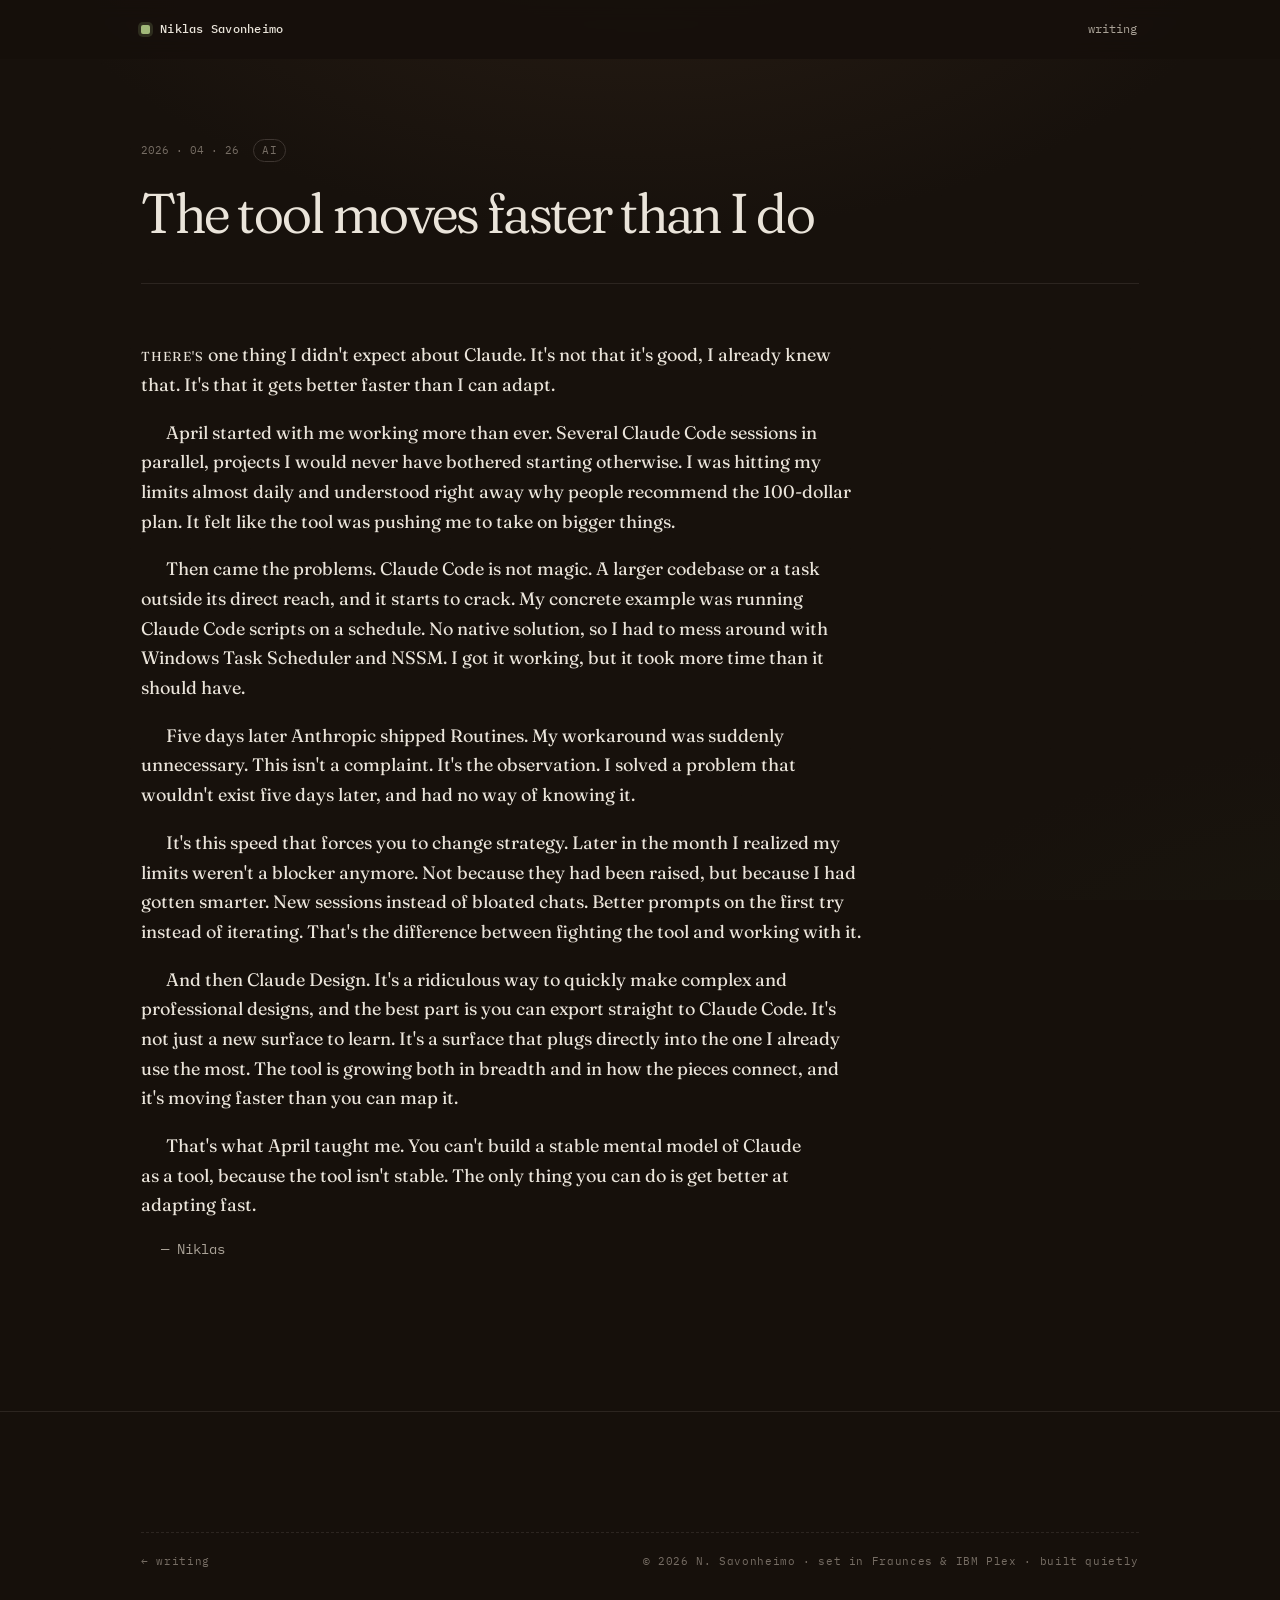
<file: writing/the-tool-moves-faster-than-i-do.html>
<!DOCTYPE html>
<html lang="en">
<head>
  <meta charset="UTF-8">
  <meta name="viewport" content="width=device-width, initial-scale=1.0">

  <title>The tool moves faster than I do. — Niklas Savonheimo</title>
  <meta name="description" content="On the feeling of not keeping up when AI tools move faster than you can think.">

  <!-- Open Graph -->
  <meta property="og:type" content="article">
  <meta property="og:url" content="https://portfolio-site-5bt.pages.dev/writing/the-tool-moves-faster-than-i-do.html">
  <meta property="og:title" content="The tool moves faster than I do.">
  <meta property="og:description" content="On the feeling of not keeping up when AI tools move faster than you can think.">
  <meta property="og:image" content="https://portfolio-site-5bt.pages.dev/og.png">

  <!-- Twitter card -->
  <meta name="twitter:card" content="summary_large_image">
  <meta name="twitter:title" content="The tool moves faster than I do.">
  <meta name="twitter:description" content="On the feeling of not keeping up when AI tools move faster than you can think.">
  <meta name="twitter:image" content="https://portfolio-site-5bt.pages.dev/og.png">

  <!-- hreflang -->
  <link rel="alternate" hreflang="en" href="https://portfolio-site-5bt.pages.dev/writing/the-tool-moves-faster-than-i-do.html">
  <link rel="alternate" hreflang="sv" href="https://portfolio-site-5bt.pages.dev/writing/verktyget-ror-sig-snabbare-an-jag.html">

  <!-- Fonts: Fraunces (variable, all axes) + IBM Plex Sans + IBM Plex Mono -->
  <link rel="preconnect" href="https://fonts.googleapis.com">
  <link rel="preconnect" href="https://fonts.gstatic.com" crossorigin>
  <link href="https://fonts.googleapis.com/css2?family=Fraunces:ital,opsz,wght,SOFT,WONK@0,9..144,300..900,0..100,0..1;1,9..144,300..900,0..100,0..1&family=IBM+Plex+Mono:wght@300;400;500&family=IBM+Plex+Sans:wght@300;400;500;600&display=swap" rel="stylesheet">

  <!-- Favicon -->
  <link rel="icon" type="image/svg+xml" href="../favicon.svg">

  <link rel="stylesheet" href="../style.css">
</head>
<body>

  <nav class="nav" aria-label="Primary">
    <a class="nav-id" href="../">
      <span class="dot" aria-hidden="true"></span>
      <span><b>Niklas Savonheimo</b></span>
    </a>
    <button class="nav-toggle" id="nav-toggle" aria-expanded="false" aria-controls="nav-links" aria-label="Menu">
      <span class="nav-toggle-icon" aria-hidden="true"></span>
    </button>
    <div class="nav-links" id="nav-links">
      <a href="../#writing">writing</a>
    </div>
  </nav>

  <div class="shell">

    <article>

      <header class="post-head">
        <div class="post-eyebrow">
          <span>2026 · 04 · 26</span>
          <span class="tag-pill">AI</span>
        </div>
        <h1 class="post-title">The tool moves faster than I do</h1>
      </header>

      <div class="post-body prose">
        <p><span class="first">There's</span> one thing I didn't expect about Claude. It's not that it's good, I already knew that. It's that it gets better faster than I can adapt.</p>
        <p>April started with me working more than ever. Several Claude Code sessions in parallel, projects I would never have bothered starting otherwise. I was hitting my limits almost daily and understood right away why people recommend the 100-dollar plan. It felt like the tool was pushing me to take on bigger things.</p>
        <p>Then came the problems. Claude Code is not magic. A larger codebase or a task outside its direct reach, and it starts to crack. My concrete example was running Claude Code scripts on a schedule. No native solution, so I had to mess around with Windows Task Scheduler and NSSM. I got it working, but it took more time than it should have.</p>
        <p>Five days later Anthropic shipped Routines. My workaround was suddenly unnecessary. This isn't a complaint. It's the observation. I solved a problem that wouldn't exist five days later, and had no way of knowing it.</p>
        <p>It's this speed that forces you to change strategy. Later in the month I realized my limits weren't a blocker anymore. Not because they had been raised, but because I had gotten smarter. New sessions instead of bloated chats. Better prompts on the first try instead of iterating. That's the difference between fighting the tool and working with it.</p>
        <p>And then Claude Design. It's a ridiculous way to quickly make complex and professional designs, and the best part is you can export straight to Claude Code. It's not just a new surface to learn. It's a surface that plugs directly into the one I already use the most. The tool is growing both in breadth and in how the pieces connect, and it's moving faster than you can map it.</p>
        <p>That's what April taught me. You can't build a stable mental model of Claude as a tool, because the tool isn't stable. The only thing you can do is get better at adapting fast.</p>
        <p class="post-sign">— Niklas</p>
      </div>

    </article>

  </div>

  <footer class="footer">
    <div class="shell">
      <div class="foot-colophon">
        <a href="../#writing">← writing</a>
        <span>© 2026 N. Savonheimo · set in Fraunces &amp; IBM Plex · built quietly</span>
      </div>
    </div>
  </footer>

  <script>
    // Mobile nav — hamburger toggle
    (function () {
      var toggle = document.getElementById('nav-toggle');
      var links = document.getElementById('nav-links');
      if (!toggle || !links) return;
      function close() {
        links.classList.remove('open');
        toggle.setAttribute('aria-expanded', 'false');
      }
      toggle.addEventListener('click', function () {
        var open = links.classList.toggle('open');
        toggle.setAttribute('aria-expanded', open ? 'true' : 'false');
      });
      links.addEventListener('click', function (e) {
        if (e.target.tagName === 'A') close();
      });
      document.addEventListener('keydown', function (e) {
        if (e.key === 'Escape') close();
      });
    })();
  </script>

</body>
</html>
</file>
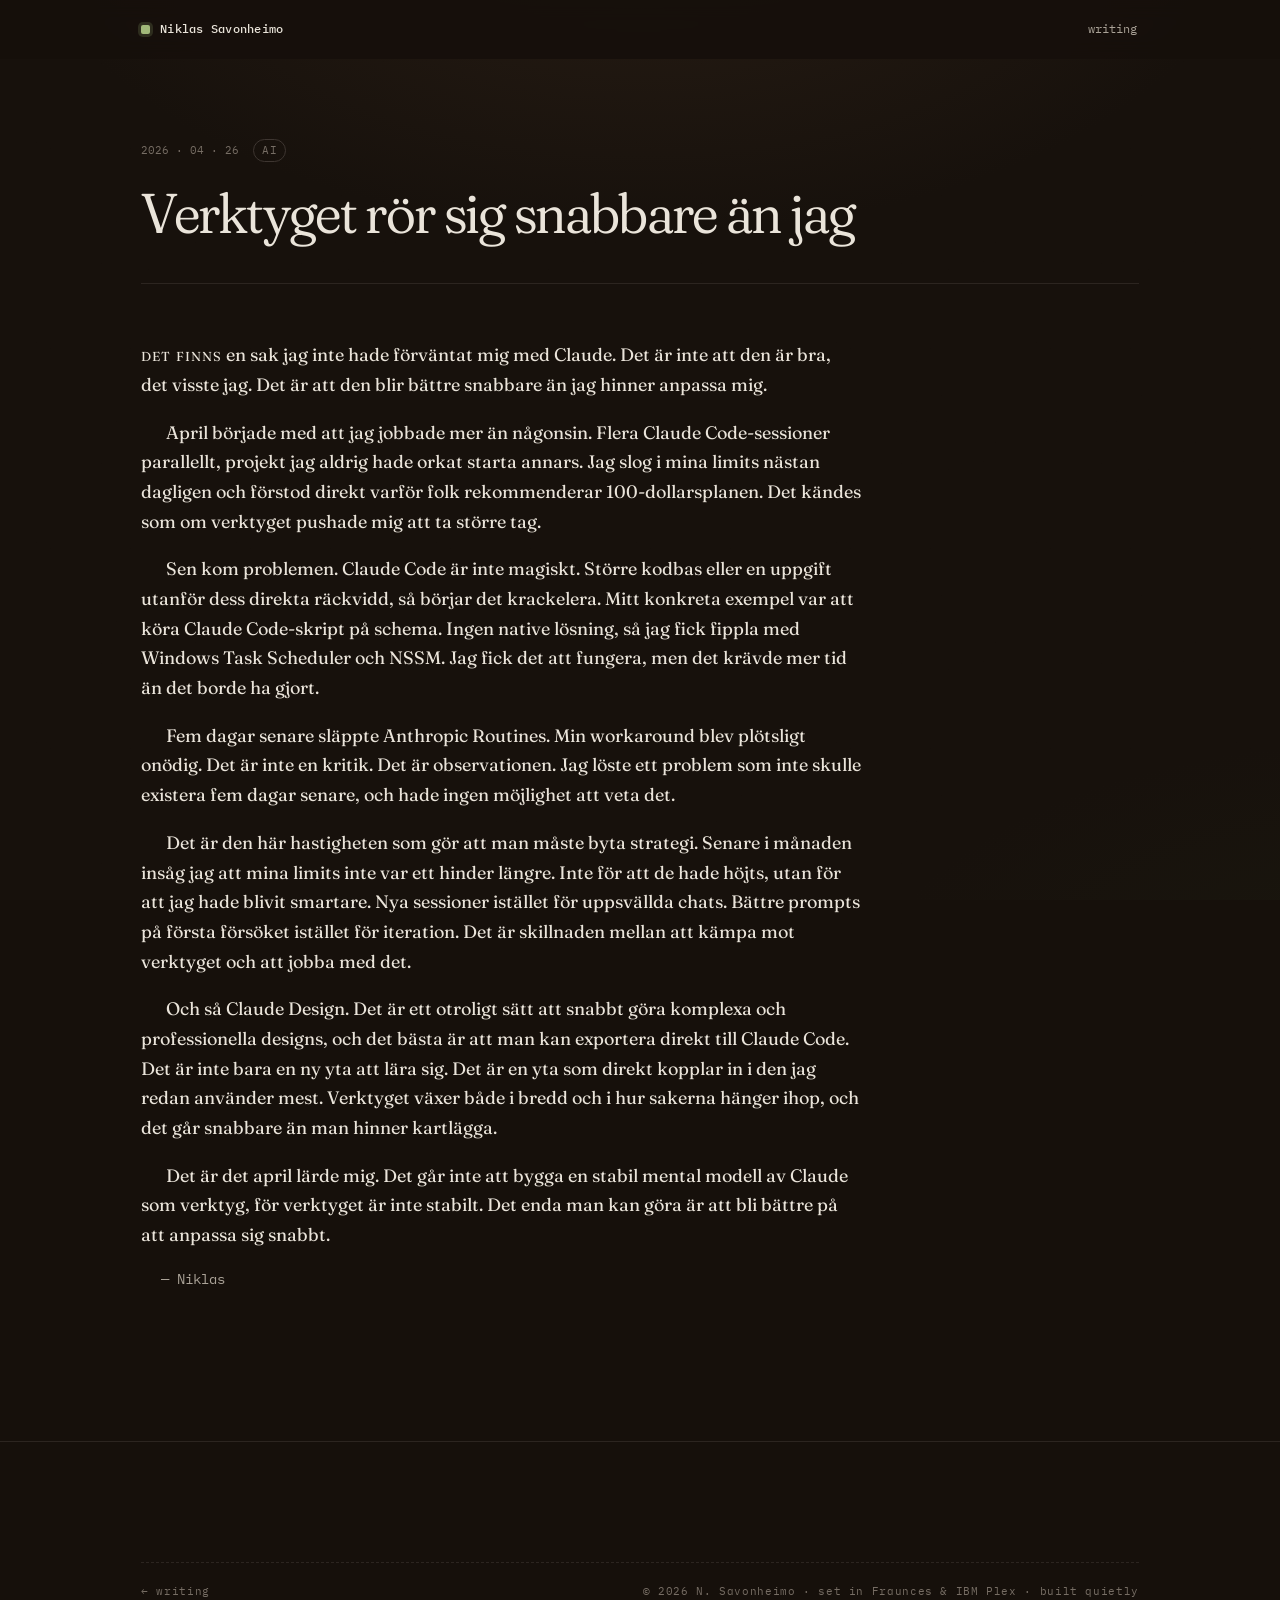
<file: writing/verktyget-ror-sig-snabbare-an-jag.html>
<!DOCTYPE html>
<html lang="sv">
<head>
  <meta charset="UTF-8">
  <meta name="viewport" content="width=device-width, initial-scale=1.0">

  <title>Verktyget rör sig snabbare än jag. — Niklas Savonheimo</title>
  <meta name="description" content="Om känslan av att inte hänga med när AI-verktyg rör sig snabbare än man hinner tänka.">

  <!-- Open Graph -->
  <meta property="og:type" content="article">
  <meta property="og:url" content="https://portfolio-site-5bt.pages.dev/writing/verktyget-ror-sig-snabbare-an-jag.html">
  <meta property="og:title" content="Verktyget rör sig snabbare än jag.">
  <meta property="og:description" content="Om känslan av att inte hänga med när AI-verktyg rör sig snabbare än man hinner tänka.">
  <meta property="og:image" content="https://portfolio-site-5bt.pages.dev/og.png">

  <!-- Twitter card -->
  <meta name="twitter:card" content="summary_large_image">
  <meta name="twitter:title" content="Verktyget rör sig snabbare än jag.">
  <meta name="twitter:description" content="Om känslan av att inte hänga med när AI-verktyg rör sig snabbare än man hinner tänka.">
  <meta name="twitter:image" content="https://portfolio-site-5bt.pages.dev/og.png">

  <!-- hreflang -->
  <link rel="alternate" hreflang="sv" href="https://portfolio-site-5bt.pages.dev/writing/verktyget-ror-sig-snabbare-an-jag.html">
  <link rel="alternate" hreflang="en" href="https://portfolio-site-5bt.pages.dev/writing/the-tool-moves-faster-than-i-do.html">

  <!-- Fonts: Fraunces (variable, all axes) + IBM Plex Sans + IBM Plex Mono -->
  <link rel="preconnect" href="https://fonts.googleapis.com">
  <link rel="preconnect" href="https://fonts.gstatic.com" crossorigin>
  <link href="https://fonts.googleapis.com/css2?family=Fraunces:ital,opsz,wght,SOFT,WONK@0,9..144,300..900,0..100,0..1;1,9..144,300..900,0..100,0..1&family=IBM+Plex+Mono:wght@300;400;500&family=IBM+Plex+Sans:wght@300;400;500;600&display=swap" rel="stylesheet">

  <!-- Favicon -->
  <link rel="icon" type="image/svg+xml" href="../favicon.svg">

  <link rel="stylesheet" href="../style.css">
</head>
<body>

  <nav class="nav" aria-label="Primary">
    <a class="nav-id" href="../">
      <span class="dot" aria-hidden="true"></span>
      <span><b>Niklas Savonheimo</b></span>
    </a>
    <button class="nav-toggle" id="nav-toggle" aria-expanded="false" aria-controls="nav-links" aria-label="Menu">
      <span class="nav-toggle-icon" aria-hidden="true"></span>
    </button>
    <div class="nav-links" id="nav-links">
      <a href="../#writing">writing</a>
    </div>
  </nav>

  <div class="shell">

    <article>

      <header class="post-head">
        <div class="post-eyebrow">
          <span>2026 · 04 · 26</span>
          <span class="tag-pill">AI</span>
        </div>
        <h1 class="post-title">Verktyget rör sig snabbare än jag</h1>
      </header>

      <div class="post-body prose">
        <p><span class="first">Det finns</span> en sak jag inte hade förväntat mig med Claude. Det är inte att den är bra, det visste jag. Det är att den blir bättre snabbare än jag hinner anpassa mig.</p>
        <p>April började med att jag jobbade mer än någonsin. Flera Claude Code-sessioner parallellt, projekt jag aldrig hade orkat starta annars. Jag slog i mina limits nästan dagligen och förstod direkt varför folk rekommenderar 100-dollarsplanen. Det kändes som om verktyget pushade mig att ta större tag.</p>
        <p>Sen kom problemen. Claude Code är inte magiskt. Större kodbas eller en uppgift utanför dess direkta räckvidd, så börjar det krackelera. Mitt konkreta exempel var att köra Claude Code-skript på schema. Ingen native lösning, så jag fick fippla med Windows Task Scheduler och NSSM. Jag fick det att fungera, men det krävde mer tid än det borde ha gjort.</p>
        <p>Fem dagar senare släppte Anthropic Routines. Min workaround blev plötsligt onödig. Det är inte en kritik. Det är observationen. Jag löste ett problem som inte skulle existera fem dagar senare, och hade ingen möjlighet att veta det.</p>
        <p>Det är den här hastigheten som gör att man måste byta strategi. Senare i månaden insåg jag att mina limits inte var ett hinder längre. Inte för att de hade höjts, utan för att jag hade blivit smartare. Nya sessioner istället för uppsvällda chats. Bättre prompts på första försöket istället för iteration. Det är skillnaden mellan att kämpa mot verktyget och att jobba med det.</p>
        <p>Och så Claude Design. Det är ett otroligt sätt att snabbt göra komplexa och professionella designs, och det bästa är att man kan exportera direkt till Claude Code. Det är inte bara en ny yta att lära sig. Det är en yta som direkt kopplar in i den jag redan använder mest. Verktyget växer både i bredd och i hur sakerna hänger ihop, och det går snabbare än man hinner kartlägga.</p>
        <p>Det är det april lärde mig. Det går inte att bygga en stabil mental modell av Claude som verktyg, för verktyget är inte stabilt. Det enda man kan göra är att bli bättre på att anpassa sig snabbt.</p>
        <p class="post-sign">— Niklas</p>
      </div>

    </article>

  </div>

  <footer class="footer">
    <div class="shell">
      <div class="foot-colophon">
        <a href="../#writing">← writing</a>
        <span>© 2026 N. Savonheimo · set in Fraunces &amp; IBM Plex · built quietly</span>
      </div>
    </div>
  </footer>

  <script>
    // Mobile nav — hamburger toggle
    (function () {
      var toggle = document.getElementById('nav-toggle');
      var links = document.getElementById('nav-links');
      if (!toggle || !links) return;
      function close() {
        links.classList.remove('open');
        toggle.setAttribute('aria-expanded', 'false');
      }
      toggle.addEventListener('click', function () {
        var open = links.classList.toggle('open');
        toggle.setAttribute('aria-expanded', open ? 'true' : 'false');
      });
      links.addEventListener('click', function (e) {
        if (e.target.tagName === 'A') close();
      });
      document.addEventListener('keydown', function (e) {
        if (e.key === 'Escape') close();
      });
    })();
  </script>

</body>
</html>
</file>
<file: style.css>
/* style.css — portfolio v0.1
   Warm coffee-dark background, sage-olive green accents, Fraunces slab + IBM Plex Sans/Mono.
   All colors in OKLCH for perceptual consistency. */

:root {
  --bg:        oklch(18% 0.014 60);
  --bg-2:      oklch(22% 0.016 60);
  --bg-card:   oklch(20% 0.015 60);
  --line:      oklch(34% 0.014 60);
  --line-soft: oklch(27% 0.014 60);

  --ink:       oklch(92% 0.015 80);
  --ink-mute:  oklch(72% 0.018 75);
  --ink-faint: oklch(54% 0.018 70);

  --green:      oklch(75% 0.09 125);
  --green-ink:  oklch(82% 0.095 125);
  --green-soft: oklch(38% 0.054 125);

  --serif: "Fraunces", Georgia, serif;
  --sans:  "IBM Plex Sans", ui-sans-serif, system-ui, sans-serif;
  --mono:  "IBM Plex Mono", ui-monospace, SFMono-Regular, Menlo, monospace;

  --pad-x: clamp(20px, 4vw, 56px);
  --col:   1100px;
  --rad:   10px;

  color-scheme: dark;
}

* { box-sizing: border-box; }
html, body { margin: 0; padding: 0; }

body {
  background: var(--bg);
  color: var(--ink);
  font-family: var(--sans);
  font-size: 16px;
  line-height: 1.55;
  -webkit-font-smoothing: antialiased;
  text-rendering: optimizeLegibility;
  font-feature-settings: "ss01", "cv05";
  min-height: 100vh;
  background-image:
    radial-gradient(ellipse 80% 60% at 50% -10%, oklch(28% 0.03 60 / 0.55), transparent 60%),
    radial-gradient(ellipse 60% 40% at 110% 110%, oklch(30% 0.05 130 / 0.18), transparent 70%);
  background-attachment: fixed;
}

/* film grain — pure SVG noise, fixed so it doesn't scroll */
body::before {
  content: "";
  position: fixed; inset: 0;
  pointer-events: none;
  opacity: 0.05;
  z-index: 0;
  mix-blend-mode: overlay;
  background-image: url("data:image/svg+xml;utf8,<svg xmlns='http://www.w3.org/2000/svg' width='200' height='200'><filter id='n'><feTurbulence type='fractalNoise' baseFrequency='0.85' numOctaves='2' stitchTiles='stitch'/><feColorMatrix values='0 0 0 0 1  0 0 0 0 1  0 0 0 0 1  0 0 0 0.6 0'/></filter><rect width='100%' height='100%' filter='url(%23n)'/></svg>");
}

::selection { background: var(--green-soft); color: var(--ink); }

a { color: inherit; text-decoration: none; }

/* ── shell ─────────────────────────────────────────────── */
.shell {
  position: relative;
  z-index: 1;
  max-width: var(--col);
  margin: 0 auto;
  padding: 0 var(--pad-x);
}

/* ── nav ───────────────────────────────────────────────── */
.nav {
  position: sticky;
  top: 0;
  z-index: 2;
  display: flex;
  align-items: center;
  justify-content: space-between;
  padding: 22px var(--pad-x) 20px;
  background: oklch(18% 0.014 60 / 0.92);
  backdrop-filter: blur(10px);
  -webkit-backdrop-filter: blur(10px);
}
@media (min-width: 760px) {
  .nav {
    padding: 16px max(var(--pad-x), calc(50% - var(--col) / 2 + var(--pad-x)));
  }
}
.nav-id {
  display: inline-flex;
  align-items: center;
  gap: 10px;
  font-family: var(--mono);
  font-size: 12px;
  letter-spacing: 0.02em;
  color: var(--ink-mute);
}
.nav-id .dot {
  width: 9px; height: 9px;
  background: var(--green);
  border-radius: 2px;
  box-shadow: 0 0 0 3px oklch(75% 0.09 125 / 0.18);
  flex-shrink: 0;
}
.nav-id b { color: var(--ink); font-weight: 500; }
.nav-links {
  display: flex; gap: 22px;
  font-family: var(--mono);
  font-size: 12px;
  color: var(--ink-mute);
}
.nav-links a {
  position: relative;
  padding: 4px 2px;
  transition: color 0.15s;
}
.nav-links a::before {
  content: "·";
  color: var(--ink-faint);
  margin-right: 6px;
}
.nav-links a:first-child::before { display: none; }
.nav-links a:hover { color: var(--green-ink); }

/* hamburger toggle — mobile only */
.nav-toggle {
  display: none;
  align-items: center;
  justify-content: center;
  width: 36px;
  height: 36px;
  padding: 0;
  background: none;
  border: 1px solid var(--line);
  border-radius: 6px;
  cursor: pointer;
}
.nav-toggle-icon {
  position: relative;
  width: 16px;
  height: 1px;
  background: var(--ink-mute);
}
.nav-toggle-icon::before,
.nav-toggle-icon::after {
  content: "";
  position: absolute;
  left: 0;
  width: 16px;
  height: 1px;
  background: var(--ink-mute);
  transition: transform 0.2s ease, top 0.2s ease;
}
.nav-toggle-icon::before { top: -5px; }
.nav-toggle-icon::after { top: 5px; }
.nav-toggle[aria-expanded="true"] .nav-toggle-icon { background: transparent; }
.nav-toggle[aria-expanded="true"] .nav-toggle-icon::before { top: 0; transform: rotate(45deg); }
.nav-toggle[aria-expanded="true"] .nav-toggle-icon::after { top: 0; transform: rotate(-45deg); }

@media (max-width: 760px) {
  .nav-toggle { display: flex; }
  .nav-links {
    position: absolute;
    top: 100%;
    left: 0;
    right: 0;
    flex-direction: column;
    gap: 0;
    background: var(--bg);
    border-bottom: 1px solid var(--line-soft);
    padding: 4px var(--pad-x) 14px;
    visibility: hidden;
    opacity: 0;
    transform: translateY(-6px);
    transition: opacity 0.18s ease, transform 0.18s ease, visibility 0.18s;
  }
  .nav-links.open {
    visibility: visible;
    opacity: 1;
    transform: translateY(0);
  }
  .nav-links a {
    padding: 13px 2px;
    border-top: 1px solid var(--line-soft);
    font-size: 13px;
  }
  .nav-links a:first-child { border-top: none; }
  .nav-links a::before { display: none; }
}

/* ── hero ──────────────────────────────────────────────── */
.hero {
  padding: clamp(40px, 9vw, 110px) 0 clamp(32px, 6vw, 60px);
  position: relative;
}
.hero-eyebrow {
  font-family: var(--mono);
  font-size: 11px;
  text-transform: uppercase;
  letter-spacing: 0.16em;
  color: var(--ink-faint);
  display: flex;
  align-items: center;
  gap: 12px;
  margin-bottom: 28px;
}
.hero-eyebrow::after {
  content: "";
  flex: 0 0 60px;
  height: 1px;
  background: var(--line);
}
.hero h1 {
  font-family: var(--serif);
  font-weight: 350;
  font-size: clamp(56px, 11vw, 140px);
  line-height: 0.95;
  letter-spacing: -0.035em;
  margin: 0 0 22px;
  font-variation-settings: "SOFT" 50, "WONK" 1, "opsz" 144;
  max-width: 14ch;
  text-wrap: balance;
}
.hero h1 em {
  font-style: italic;
  font-weight: 350;
  color: var(--green-ink);
  font-variation-settings: "SOFT" 100, "WONK" 1, "opsz" 144;
}
/* compact hero — projects page, keeps the first project row in view */
.hero-compact {
  padding: clamp(28px, 5vw, 56px) 0 clamp(20px, 3vw, 36px);
}
.hero-compact .hero-eyebrow { margin-bottom: 18px; }
.hero-compact h1 {
  font-size: clamp(40px, 7vw, 80px);
  margin-bottom: 14px;
}
.hero-lede {
  font-family: var(--sans);
  font-weight: 400;
  font-size: clamp(14px, 1.1vw, 16px);
  line-height: 1.5;
  letter-spacing: 0.04em;
  text-transform: uppercase;
  color: var(--ink-mute);
  max-width: 52ch;
  text-wrap: pretty;
}

/* ── now strip ─────────────────────────────────────────── */
.now {
  margin: clamp(20px, 4vw, 40px) 0 clamp(40px, 6vw, 70px);
  border-top: 1px solid var(--line-soft);
  border-bottom: 1px solid var(--line-soft);
  padding: 18px 0;
  display: grid;
  grid-template-columns: repeat(4, 1fr);
  gap: 28px;
  font-family: var(--mono);
  font-size: 12px;
}
.now-cell {
  display: flex;
  flex-direction: column;
  gap: 4px;
  min-width: 0;
}
.now-cell .lbl {
  font-size: 10px;
  text-transform: uppercase;
  letter-spacing: 0.14em;
  color: var(--ink-faint);
}
.now-cell .val {
  color: var(--ink);
  white-space: nowrap;
  overflow: hidden;
  text-overflow: ellipsis;
}
.now-cell .val .accent { color: var(--green-ink); }
.now-cell .val .blink {
  display: inline-block;
  width: 7px; height: 13px;
  vertical-align: -2px;
  background: var(--green);
  margin-left: 2px;
  animation: blink 1s steps(2, jump-none) infinite;
}
@keyframes blink { 50% { opacity: 0.15; } }

@media (max-width: 760px) {
  .now { grid-template-columns: repeat(2, 1fr); }
}

/* ── sections ──────────────────────────────────────────── */
.section { padding: clamp(40px, 6vw, 72px) 0; }
.section + .section { border-top: 1px solid var(--line-soft); }

.sec-head {
  display: flex;
  align-items: baseline;
  justify-content: space-between;
  gap: 24px;
  margin-bottom: 36px;
}
.sec-head .left {
  display: flex; align-items: baseline; gap: 18px;
  flex-wrap: wrap;
}
.sec-num {
  font-family: var(--mono);
  font-size: 12px;
  color: var(--green-ink);
  letter-spacing: 0.06em;
}
.sec-title {
  font-family: var(--serif);
  font-weight: 400;
  font-size: clamp(26px, 3.4vw, 36px);
  line-height: 1.1;
  letter-spacing: -0.02em;
  margin: 0;
  font-variation-settings: "SOFT" 50, "WONK" 1, "opsz" 60;
}
.sec-sub {
  font-family: var(--mono);
  font-size: 11px;
  text-transform: uppercase;
  letter-spacing: 0.14em;
  color: var(--ink-faint);
}
.sec-lede {
  font-family: var(--sans);
  font-size: clamp(14px, 1.5vw, 15px);
  color: var(--ink-mute);
  margin-top: -18px;
  margin-bottom: 32px;
  line-height: 1.55;
}
.sec-lede a {
  color: var(--ink);
  border-bottom: 1px solid var(--line);
  padding-bottom: 1px;
  transition: color 0.15s, border-color 0.15s;
}
.sec-lede a:hover { color: var(--green-ink); border-color: var(--green-ink); }

/* ── project cards (list-of-cards layout) ──────────────── */
.projects-grid {
  display: flex;
  flex-direction: column;
  gap: 18px;
}
.projects-grid .card {
  display: grid;
  grid-template-columns: 280px 1fr;
  gap: 0;
}
.projects-grid .card-thumb {
  aspect-ratio: auto;
  height: 100%;
  min-height: 160px;
  border-bottom: 0;
  border-right: 1px solid var(--line-soft);
}
.projects-grid .card-body {
  padding: 22px 26px 24px;
  display: flex;
  flex-direction: column;
  justify-content: center;
}

.card {
  display: block;
  background: var(--bg-card);
  border: 1px solid var(--line-soft);
  border-radius: var(--rad);
  overflow: hidden;
  transition: transform 0.25s cubic-bezier(.2,.7,.3,1), border-color 0.2s;
  position: relative;
}
.card:hover {
  transform: translateY(-3px);
  border-color: var(--green-soft);
}
.card:hover h3 { color: var(--green-ink); }

.card-thumb {
  aspect-ratio: 16 / 9;
  position: relative;
  overflow: hidden;
  background: var(--bg-2);
  border-bottom: 1px solid var(--line-soft);
  font-family: var(--mono);
}
.card-thumb-stripes {
  position: absolute; inset: 0;
  background-image: repeating-linear-gradient(45deg,
    oklch(26% 0.018 60) 0 10px,
    oklch(22% 0.014 60) 10px 20px);
  opacity: 0.7;
}
.card-thumb-label {
  position: absolute;
  left: 14px; bottom: 12px;
  font-size: 10px;
  letter-spacing: 0.1em;
  color: var(--ink);
  text-transform: uppercase;
}
.card-thumb-marker {
  position: absolute; top: 14px; right: 14px;
  font-family: var(--mono); font-size: 10px;
  color: var(--ink);
  display: flex; align-items: center; gap: 6px;
}
.card-thumb-marker::before {
  content: "";
  width: 6px; height: 6px; border-radius: 50%;
  background: var(--green);
}
.card-thumb-img {
  position: absolute; inset: 0;
  width: 100%; height: 100%;
  object-fit: cover;
}
.card-thumb-scrim {
  position: absolute; inset: 0;
  background: oklch(12% 0.012 60 / 0.5);
}
.card-body { padding: 18px 20px 20px; }
.card-meta {
  font-family: var(--mono);
  font-size: 10.5px;
  letter-spacing: 0.06em;
  color: var(--ink-faint);
  margin-bottom: 8px;
  display: flex; gap: 10px; align-items: center;
}
.card-meta .sep { opacity: 0.4; }
.card h3 {
  font-family: var(--serif);
  font-weight: 400;
  font-size: 22px;
  letter-spacing: -0.01em;
  margin: 0 0 6px;
  font-variation-settings: "SOFT" 30, "WONK" 1, "opsz" 36;
  transition: color 0.2s;
}
.card h3 .arrow {
  display: inline-block;
  margin-left: 6px;
  transition: transform 0.25s;
  color: var(--ink-faint);
}
.card:hover h3 .arrow {
  transform: translate(4px, -4px);
  color: var(--green-ink);
}
.card-blurb {
  color: var(--ink-mute);
  font-size: 14.5px;
  line-height: 1.55;
  margin: 0;
  text-wrap: pretty;
}
.card-links {
  margin-top: 16px;
  display: flex;
  flex-wrap: wrap;
  gap: 10px;
}
.card-links a {
  font-family: var(--mono);
  font-size: 11px;
  letter-spacing: 0.08em;
  text-transform: uppercase;
  color: var(--ink-mute);
  border: 1px solid var(--line);
  border-radius: 999px;
  padding: 6px 14px;
  transition: background 0.15s, color 0.15s, border-color 0.15s;
}
.card-links a:hover {
  background: var(--green);
  color: var(--bg);
  border-color: var(--green);
}

@media (max-width: 760px) {
  .projects-grid .card { grid-template-columns: 1fr; }
  .projects-grid .card-thumb {
    aspect-ratio: 16/9; min-height: 0;
    border-right: 0; border-bottom: 1px solid var(--line-soft);
  }
}

/* ── more-projects grid (projects/index.html § 02) ───────────── */
.more-projects-grid {
  display: grid;
  grid-template-columns: repeat(3, 1fr);
  gap: 18px;
}
.more-projects-grid .card {
  display: flex;
  flex-direction: column;
}
.more-projects-grid .card-thumb {
  aspect-ratio: 16 / 9;
  height: auto;
  min-height: 0;
  border-bottom: 1px solid var(--line-soft);
  border-right: 0;
}
.more-projects-grid .card-body {
  padding: 18px 20px 20px;
  display: block;
}
.more-projects-grid .card-thumb-marker {
  background: oklch(18% 0.014 60 / 0.7);
  padding: 5px 10px;
  border-radius: 999px;
  backdrop-filter: blur(4px);
}
@media (max-width: 980px) {
  .more-projects-grid { grid-template-columns: repeat(2, 1fr); }
}
@media (max-width: 760px) {
  .more-projects-grid { grid-template-columns: 1fr; }
}

/* ── writing list ──────────────────────────────────────── */
.writing-list {
  display: flex; flex-direction: column;
  border-top: 1px solid var(--line-soft);
}
.writing-row {
  display: grid;
  grid-template-columns: 90px 1fr auto;
  gap: 24px;
  padding: 18px 4px;
  border-bottom: 1px solid var(--line-soft);
  align-items: baseline;
  font-family: var(--sans);
  transition: padding-left 0.2s;
}
.writing-row:hover { padding-left: 12px; }
.writing-row .date {
  font-family: var(--mono);
  font-size: 11px;
  color: var(--ink-faint);
}
.writing-row .ttl {
  font-family: var(--serif);
  font-size: 18px;
  font-variation-settings: "SOFT" 30, "WONK" 1, "opsz" 24;
  transition: color 0.2s;
}
.writing-row:hover .ttl { color: var(--green-ink); }
.writing-row .row-tags {
  display: flex;
  gap: 6px;
  align-items: baseline;
}
.writing-row .tag {
  font-family: var(--mono);
  font-size: 10.5px;
  color: var(--ink-faint);
  border: 1px solid var(--line);
  padding: 2px 8px;
  border-radius: 999px;
  letter-spacing: 0.05em;
}
.writing-row .lang {
  font-family: var(--mono);
  font-size: 10.5px;
  color: var(--green);
  border: 1px solid var(--green);
  padding: 2px 8px;
  border-radius: 999px;
  letter-spacing: 0.05em;
  opacity: 0.7;
}

/* ── writing lang toggle ───────────────────────────────── */
.writing-lang-wrap {
  display: flex;
  align-items: center;
}
.lang-toggle {
  display: flex;
  border: 1px solid var(--green);
  border-radius: 999px;
  overflow: hidden;
}
.lang-btn {
  background: transparent;
  border: none;
  color: var(--green);
  font-family: var(--mono);
  font-size: 10.5px;
  letter-spacing: 0.05em;
  padding: 3px 10px;
  cursor: pointer;
  opacity: 0.5;
  transition: opacity 0.15s, background 0.15s, color 0.15s;
  line-height: 1;
}
.lang-btn[aria-pressed="true"] {
  background: var(--green);
  color: var(--bg);
  opacity: 1;
}
.lang-btn:hover:not([aria-pressed="true"]) { opacity: 0.8; }
.lang-btn + .lang-btn { border-left: 1px solid var(--green); }
.writing-row[hidden] { display: none; }

@media (max-width: 760px) {
  .writing-row {
    grid-template-columns: 1fr;
    gap: 4px;
    padding: 14px 4px;
  }
  .writing-row .date,
  .writing-row .row-tags {
    display: none;
  }
}

/* ── stack / shelf ─────────────────────────────────────── */
.stack {
  display: grid;
  grid-template-columns: repeat(4, 1fr);
  gap: 16px;
  font-family: var(--mono);
  font-size: 12px;
}
.stack-cell {
  border: 1px solid var(--line-soft);
  border-radius: var(--rad);
  padding: 14px 14px 16px;
  display: flex;
  flex-direction: column;
  gap: 8px;
  background: var(--bg-card);
  transition: border-color 0.2s;
}
.stack-cell:hover { border-color: var(--green-soft); }
.stack-cell .lbl {
  font-size: 10px; text-transform: uppercase; letter-spacing: 0.14em;
  color: var(--ink-faint);
}
.stack-cell ul {
  list-style: none; padding: 0; margin: 0;
  display: flex; flex-direction: column; gap: 4px;
  color: var(--ink);
}
.stack-cell li::before { content: "› "; color: var(--green-ink); }

@media (max-width: 760px) { .stack { grid-template-columns: repeat(2, 1fr); } }

/* ── about ─────────────────────────────────────────────── */
.about {
  display: grid;
  grid-template-columns: 1fr 220px;
  gap: 48px;
}
.prose {
  max-width: 60ch;
  font-family: var(--serif);
  font-size: 18px;
  line-height: 1.65;
  font-weight: 400;
  font-variation-settings: "opsz" 18;
  color: var(--ink);
}
.prose p { margin: 0 0 1em; text-wrap: pretty; }
.prose p + p { text-indent: 1.4em; }
.prose .first { font-variant-caps: all-small-caps; letter-spacing: 0.06em; }
.prose h2 {
  font-family: var(--serif);
  font-weight: 400;
  font-size: clamp(20px, 2.6vw, 26px);
  line-height: 1.3;
  letter-spacing: -0.01em;
  margin: 1.7em 0 0.6em;
  font-variation-settings: "SOFT" 40, "WONK" 1, "opsz" 36;
  color: var(--ink);
}

.about-meta {
  font-family: var(--mono);
  font-size: 11px;
  color: var(--ink-mute);
  display: flex; flex-direction: column; gap: 14px;
}
.about-meta dt {
  font-size: 10px; text-transform: uppercase; letter-spacing: 0.12em;
  color: var(--ink-faint);
  margin-bottom: 2px;
}
.about-meta dd { margin: 0; }

.cv-row {
  grid-column: 1 / -1;
  display: flex;
  align-items: center;
  flex-wrap: wrap;
  gap: 24px;
  margin-top: 8px;
}
.cv-btn {
  font-family: var(--mono);
  font-size: 11px;
  text-transform: uppercase;
  letter-spacing: 0.12em;
  background: var(--green);
  color: var(--bg);
  padding: 10px 22px;
  border-radius: 999px;
  transition: background 0.15s;
}
.cv-btn:hover { background: var(--green-ink); }
.cv-links {
  display: flex;
  gap: 18px;
  font-family: var(--mono);
  font-size: 11px;
  text-transform: uppercase;
  letter-spacing: 0.12em;
  color: var(--ink-mute);
}
.cv-links a:hover { color: var(--green-ink); }

@media (max-width: 760px) {
  .about { grid-template-columns: 1fr; gap: 28px; }
}

/* ── footer ────────────────────────────────────────────── */
.footer {
  margin-top: 40px;
  border-top: 1px solid var(--line-soft);
  padding: clamp(40px, 6vw, 70px) 0 clamp(40px, 5vw, 60px);
}
.footer-grid {
  display: grid;
  grid-template-columns: 1fr 1fr;
  gap: 40px;
  align-items: end;
}
.foot-q {
  font-family: var(--serif);
  font-weight: 350;
  font-size: clamp(28px, 3.4vw, 40px);
  line-height: 1.15;
  letter-spacing: -0.02em;
  margin: 0 0 18px;
  font-variation-settings: "SOFT" 50, "WONK" 1, "opsz" 60;
  text-wrap: balance;
}
.foot-q em {
  font-style: italic;
  color: var(--green-ink);
  font-variation-settings: "SOFT" 100, "WONK" 1, "opsz" 60;
}
.foot-mail {
  display: inline-flex; align-items: center; gap: 10px;
  font-family: var(--mono);
  font-size: 14px;
  border-bottom: 1px solid var(--line);
  padding-bottom: 4px;
  transition: color 0.15s, border-color 0.15s;
}
.foot-mail:hover { color: var(--green-ink); border-color: var(--green-ink); }
.foot-side {
  font-family: var(--mono);
  font-size: 11px;
  color: var(--ink-mute);
  display: flex; flex-direction: column; gap: 18px;
}
.foot-side .row { display: flex; gap: 18px; flex-wrap: wrap; }
.foot-side .row a:hover { color: var(--green-ink); }
.foot-side .meta {
  color: var(--ink-faint);
  font-size: 10.5px;
  letter-spacing: 0.06em;
  display: flex; gap: 18px; flex-wrap: wrap;
}
.foot-colophon {
  margin-top: 50px;
  padding-top: 20px;
  border-top: 1px dashed var(--line-soft);
  font-family: var(--mono);
  font-size: 10.5px;
  letter-spacing: 0.06em;
  color: var(--ink-faint);
  display: flex;
  justify-content: space-between;
  flex-wrap: wrap;
  gap: 12px;
}
.foot-colophon .secret { cursor: default; }

@media (max-width: 760px) {
  .footer-grid { grid-template-columns: 1fr; gap: 28px; align-items: start; }
}

/* ── easter egg overlay ────────────────────────────────── */
.egg {
  display: none;
  position: fixed; inset: 0;
  z-index: 100;
  align-items: center;
  justify-content: center;
  background: oklch(18% 0.014 60 / 0.94);
  backdrop-filter: blur(8px);
  font-family: var(--mono);
  animation: eggIn 0.3s;
}
.egg.open { display: flex; }
@keyframes eggIn { from { opacity: 0; } }

.egg-card {
  border: 1px solid var(--green-soft);
  background: var(--bg-card);
  border-radius: var(--rad);
  padding: 32px 36px;
  max-width: 480px;
  text-align: center;
  font-size: 13px;
  line-height: 1.7;
  color: var(--ink-mute);
}
.egg-card .ascii {
  white-space: pre;
  color: var(--green-ink);
  font-size: 11px;
  line-height: 1.2;
  margin-bottom: 14px;
}
.egg-card .hl { color: var(--ink); }
.egg-card .hint {
  margin-top: 16px;
  font-size: 10.5px;
  color: var(--ink-faint);
  letter-spacing: 0.08em;
  text-transform: uppercase;
}
.egg-x {
  margin-top: 18px;
  display: inline-block;
  font-size: 10px;
  letter-spacing: 0.14em;
  color: var(--ink-faint);
  border-bottom: 1px dashed var(--line);
  padding-bottom: 2px;
}

/* ── writing post ──────────────────────────────────────── */
.post-head {
  padding: clamp(40px, 7vw, 80px) 0 clamp(24px, 4vw, 40px);
  border-bottom: 1px solid var(--line-soft);
  margin-bottom: clamp(32px, 5vw, 56px);
}
.post-eyebrow {
  display: flex;
  align-items: center;
  gap: 14px;
  font-family: var(--mono);
  font-size: 11px;
  color: var(--ink-faint);
  margin-bottom: 20px;
}
.post-eyebrow .tag-pill {
  border: 1px solid var(--line);
  padding: 2px 8px;
  border-radius: 999px;
  letter-spacing: 0.05em;
}
.post-title {
  font-family: var(--serif);
  font-weight: 350;
  font-size: clamp(32px, 5vw, 56px);
  line-height: 1.1;
  letter-spacing: -0.03em;
  margin: 0;
  font-variation-settings: "SOFT" 60, "WONK" 1, "opsz" 72;
  max-width: 22ch;
  text-wrap: balance;
}
.post-body {
  padding-bottom: clamp(48px, 8vw, 96px);
}
.post-body h2 {
  font-family: var(--serif);
  font-weight: 400;
  font-size: clamp(20px, 2.4vw, 26px);
  letter-spacing: -0.02em;
  margin: 2em 0 0.5em;
  font-variation-settings: "SOFT" 40, "WONK" 1, "opsz" 36;
}
.post-sign {
  font-family: var(--mono);
  font-size: 14px;
  color: var(--ink-mute);
  text-indent: 0;
  margin-top: 2.5em;
}

/* ── reduced motion ────────────────────────────────────── */
@media (prefers-reduced-motion: reduce) {
  .now-cell .val .blink { animation: none; opacity: 1; }
  .card { transition: border-color 0.2s; }
  .card:hover { transform: none; }
  .card h3 .arrow { transition: none; }
  .writing-row { transition: none; }
}

/* ── live sites ────────────────────────────────────────── */
.live-grid {
  display: grid;
  grid-template-columns: repeat(2, 1fr);
  gap: clamp(20px, 3vw, 32px);
}
.live-card {
  display: block;
  background: var(--bg-card);
  border: 1px solid var(--line-soft);
  border-radius: var(--rad);
  overflow: hidden;
  position: relative;
  transition: transform 0.25s cubic-bezier(.2,.7,.3,1), border-color 0.2s;
}
.live-card:hover {
  transform: translateY(-3px);
  border-color: var(--green-soft);
}
.live-card:hover h3 { color: var(--green-ink); }

/* big preview region — fills full card width */
.live-thumb {
  position: relative;
  aspect-ratio: 16 / 6;
  overflow: hidden;
  background: var(--bg-2);
  border-bottom: 1px solid var(--line-soft);
  font-family: var(--mono);
}
.live-thumb-stripes {
  position: absolute; inset: 0;
  background-image: repeating-linear-gradient(45deg,
    oklch(26% 0.018 60) 0 12px,
    oklch(22% 0.014 60) 12px 24px);
  opacity: 0.6;
}
.live-thumb img {
  position: absolute; inset: 0;
  width: 100%; height: 100%;
  object-fit: cover;
  display: block;
}
.live-thumb-marker {
  position: absolute; top: 16px; right: 16px;
  font-family: var(--mono); font-size: 10px;
  letter-spacing: 0.1em; text-transform: uppercase;
  color: var(--ink-mute);
  display: inline-flex; align-items: center; gap: 7px;
  background: oklch(18% 0.014 60 / 0.7);
  padding: 5px 10px;
  border-radius: 999px;
  backdrop-filter: blur(4px);
}
.live-thumb-marker::before {
  content: "";
  width: 6px; height: 6px; border-radius: 50%;
  background: var(--green);
  box-shadow: 0 0 0 3px oklch(75% 0.09 125 / 0.22);
}
.live-body {
  padding: clamp(20px, 2.4vw, 30px) clamp(22px, 2.6vw, 34px) clamp(24px, 2.8vw, 32px);
}
.live-meta {
  font-family: var(--mono);
  font-size: 10.5px;
  letter-spacing: 0.06em;
  color: var(--ink-faint);
  margin-bottom: 10px;
  display: flex; gap: 10px; align-items: center;
}
.live-meta .sep { opacity: 0.4; }
.live-card h3 {
  font-family: var(--serif);
  font-weight: 400;
  font-size: clamp(24px, 2.8vw, 30px);
  letter-spacing: -0.015em;
  margin: 0 0 8px;
  font-variation-settings: "SOFT" 40, "WONK" 1, "opsz" 48;
  transition: color 0.2s;
}
.live-blurb {
  color: var(--ink-mute);
  font-size: 15px;
  line-height: 1.6;
  margin: 0;
  max-width: 64ch;
  text-wrap: pretty;
}
@media (max-width: 760px) {
  .live-grid { grid-template-columns: 1fr; }
}

@media (prefers-reduced-motion: reduce) {
  .live-card { transition: border-color 0.2s; }
  .live-card:hover { transform: none; }
}

/* ── work section footnote (pointer to /projects/) ─────────── */
.work-footnote {
  margin: 28px 0 0;
  font-family: var(--mono);
  font-size: 12px;
  color: var(--ink-faint);
  letter-spacing: 0.02em;
}
.work-footnote a {
  color: var(--ink-mute);
  border-bottom: 1px solid var(--line);
  padding-bottom: 1px;
  transition: color 0.15s, border-color 0.15s;
}
.work-footnote a:hover { color: var(--green-ink); border-color: var(--green-ink); }
</file>
